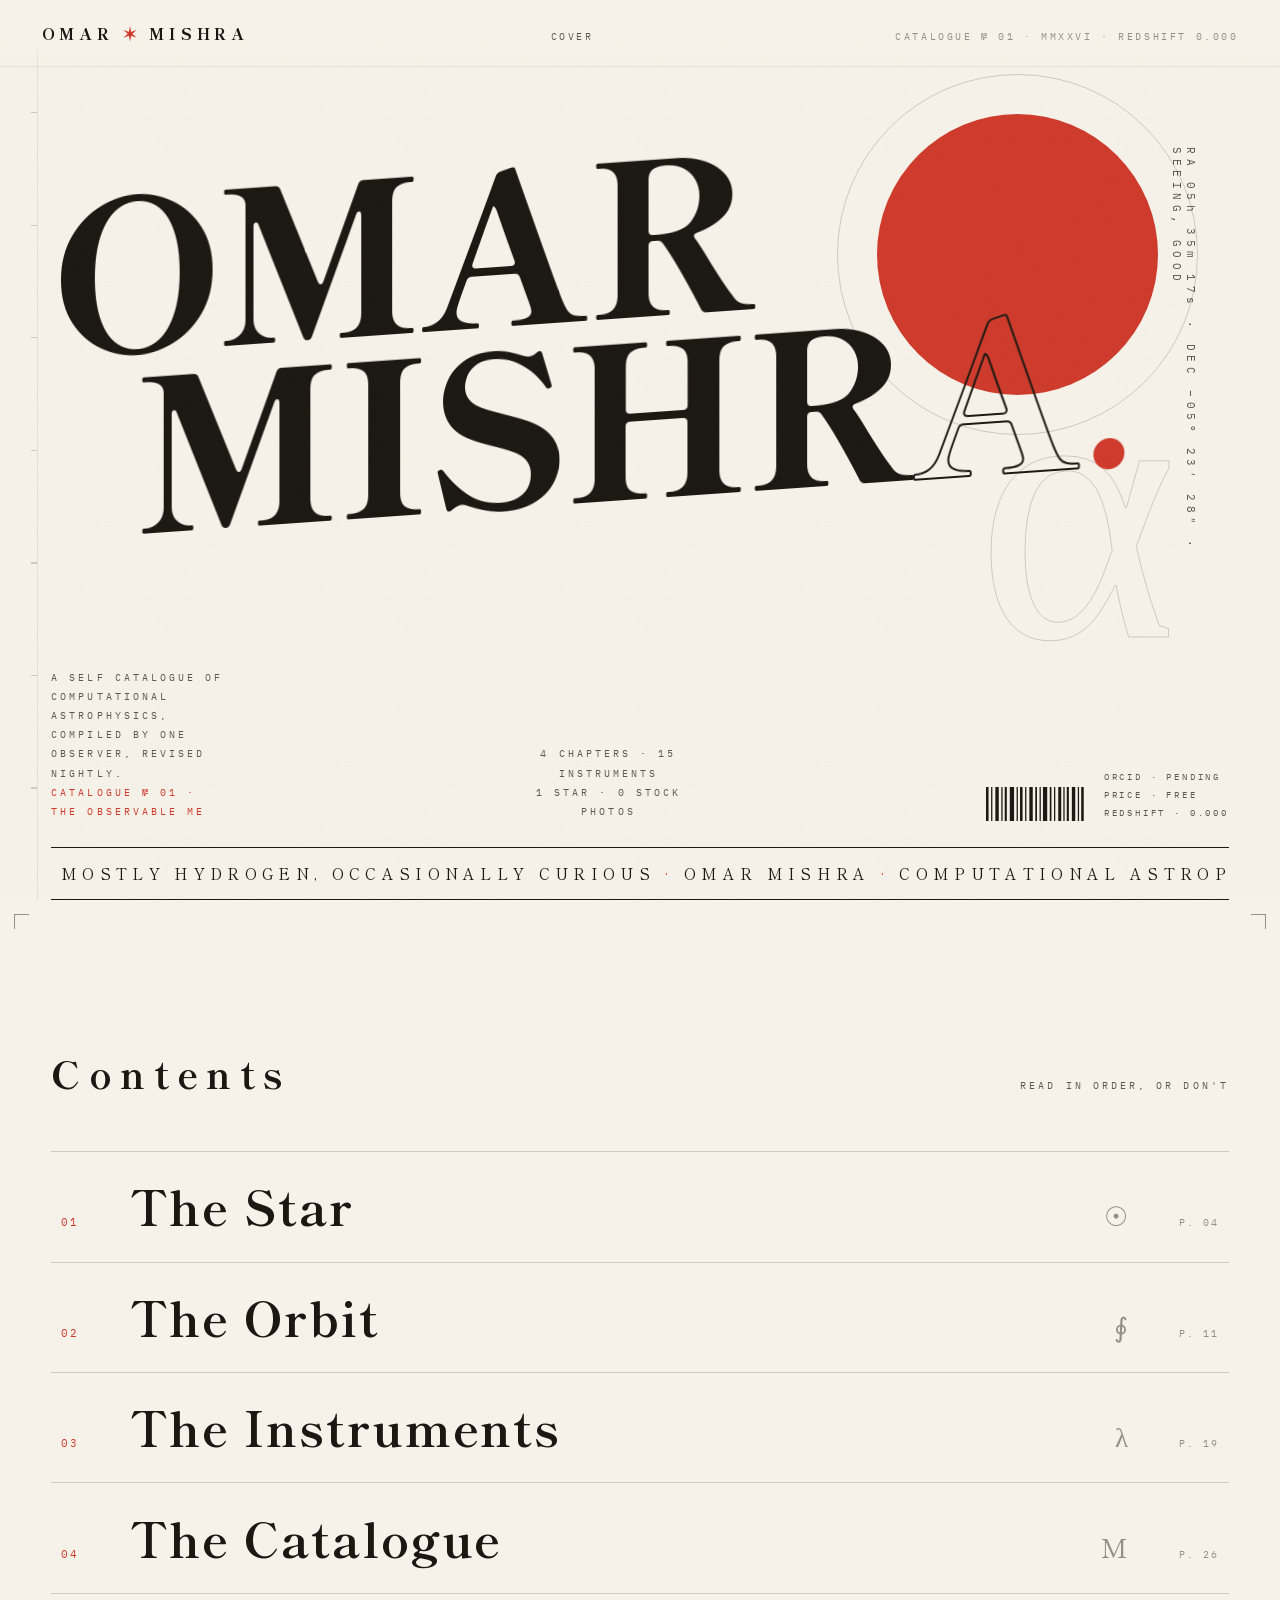
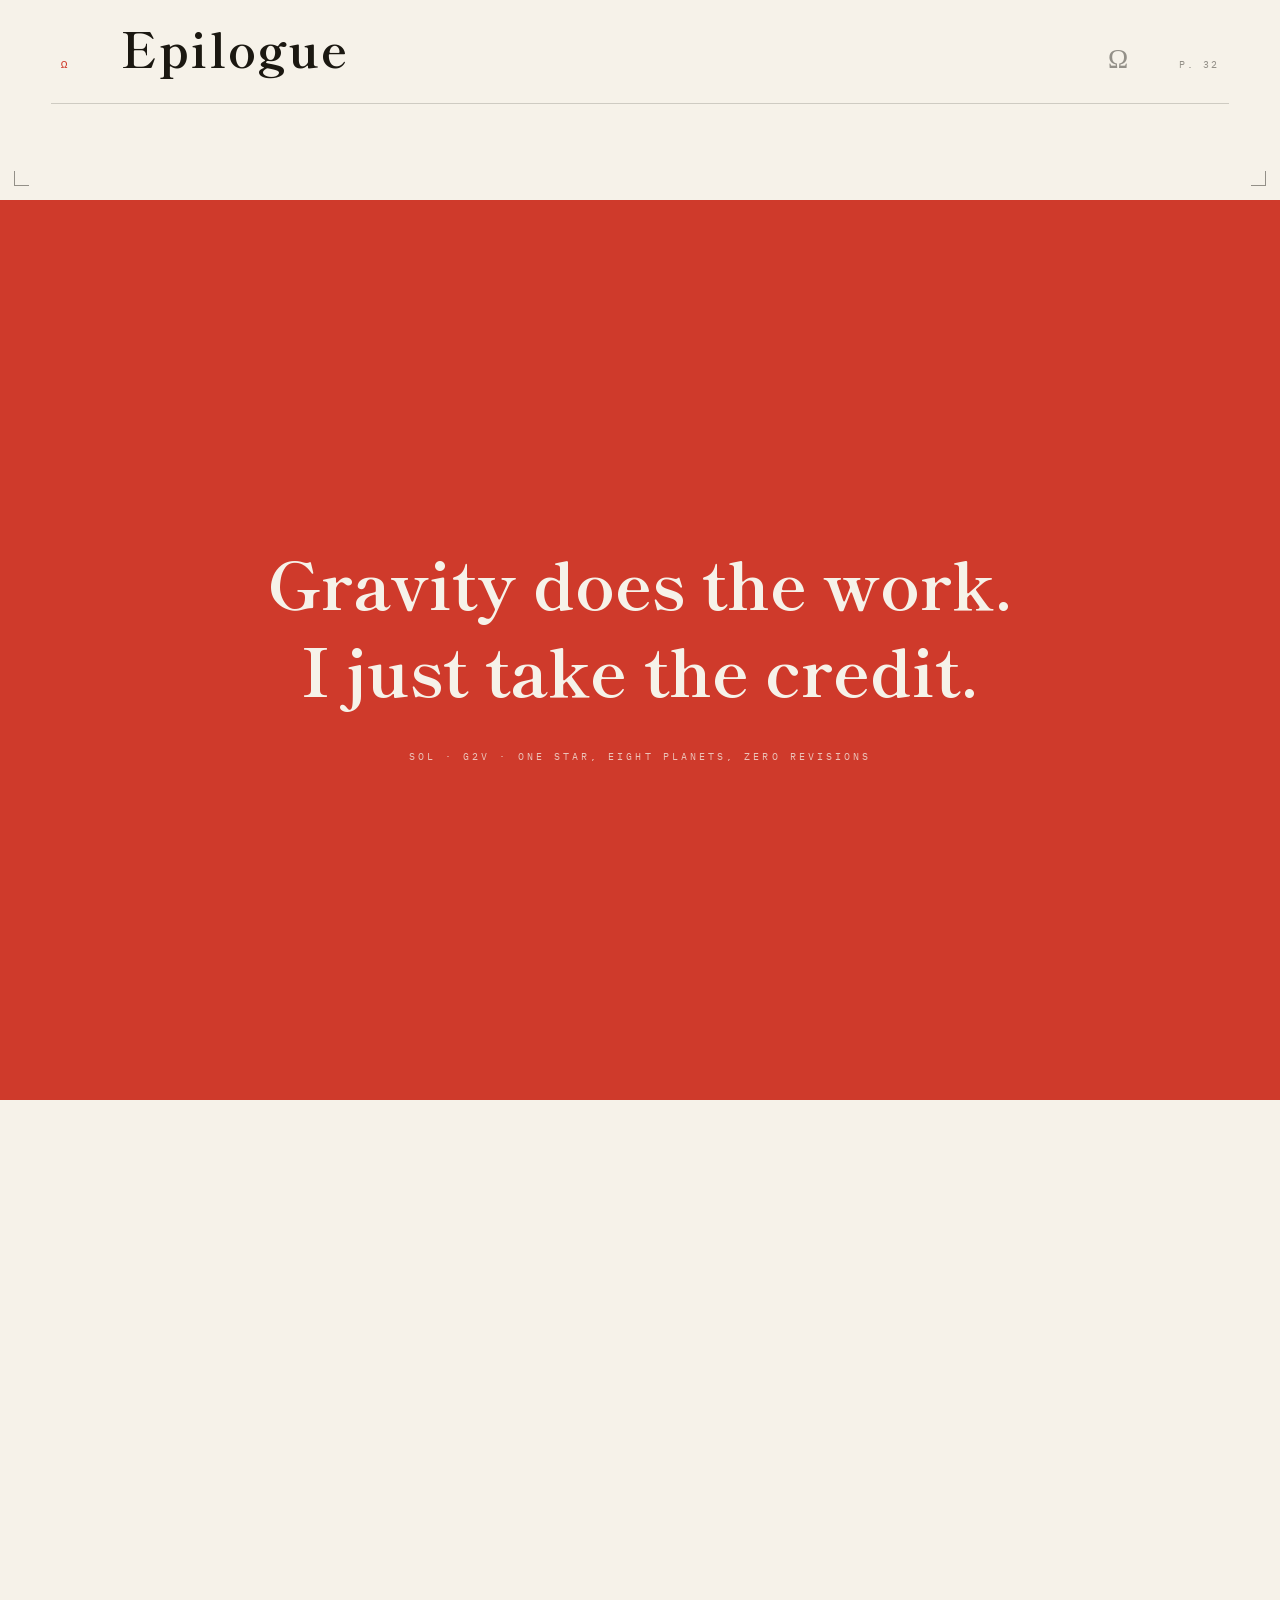
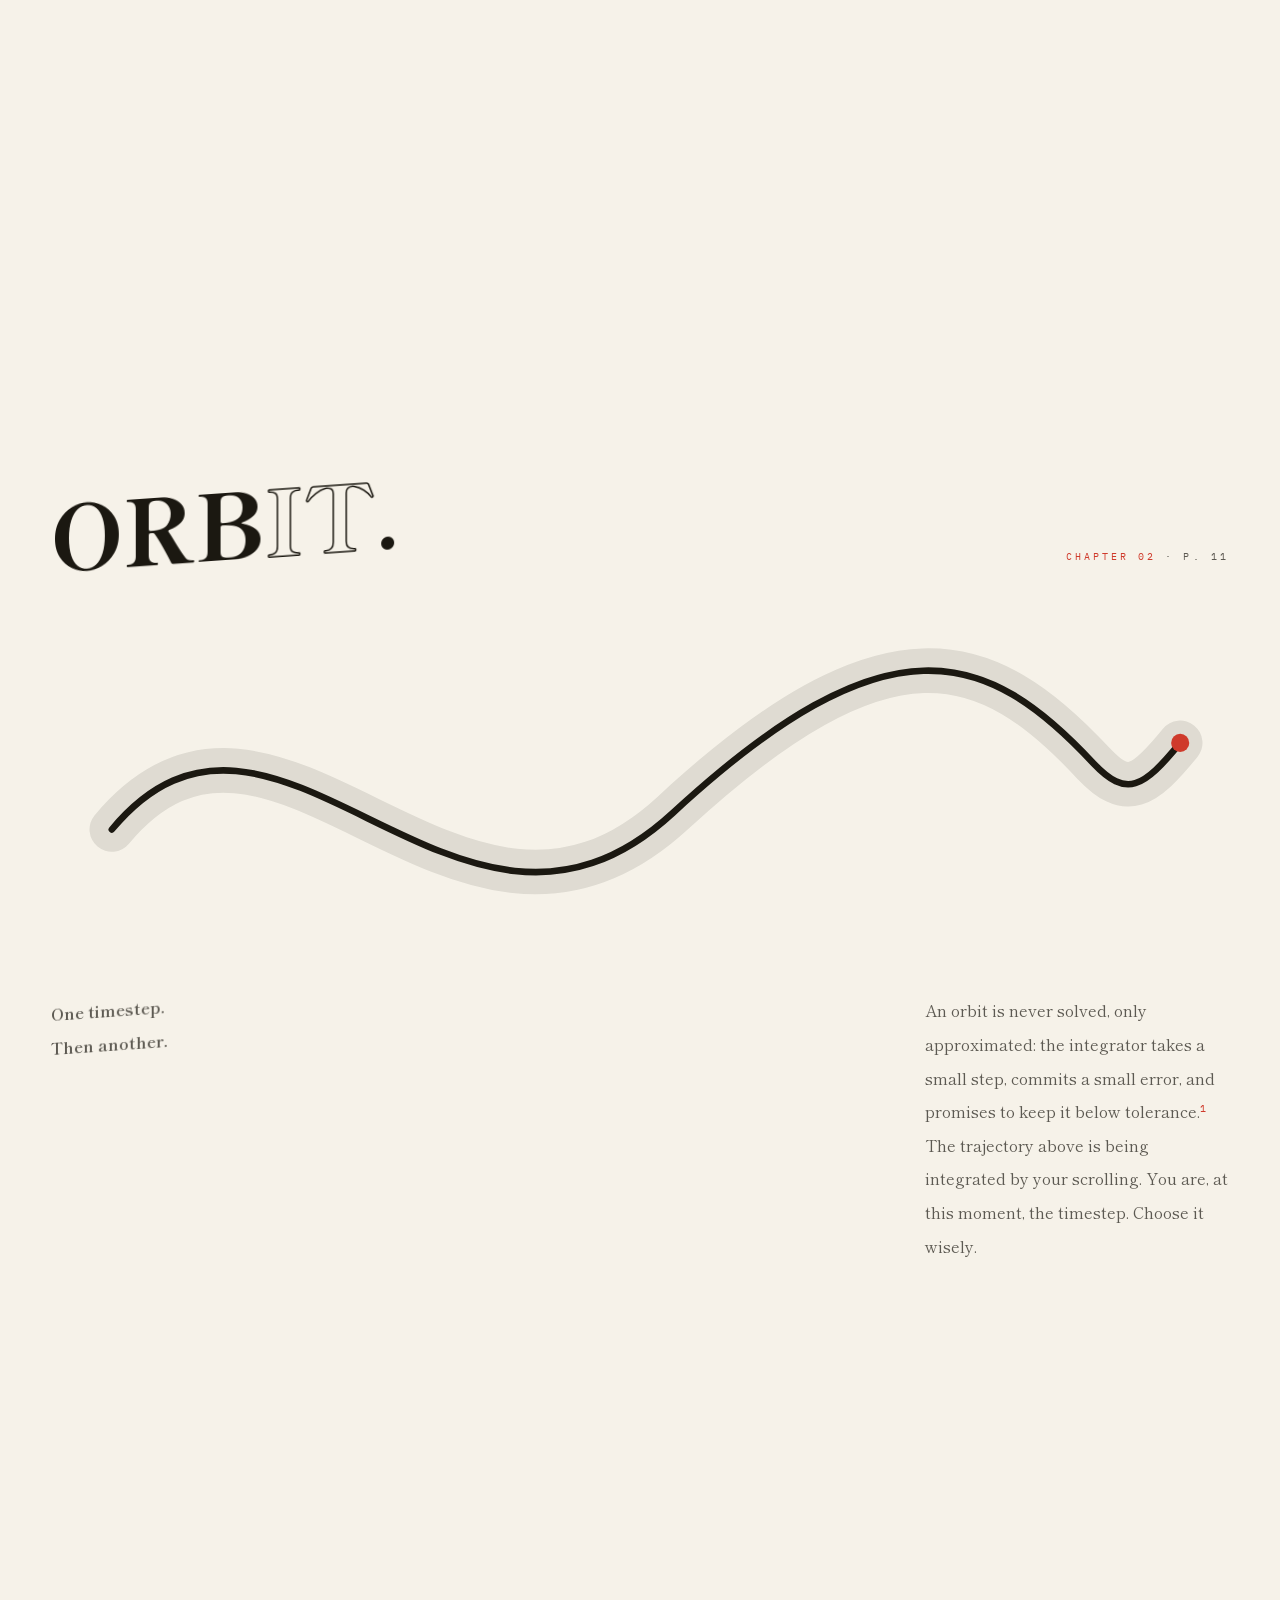
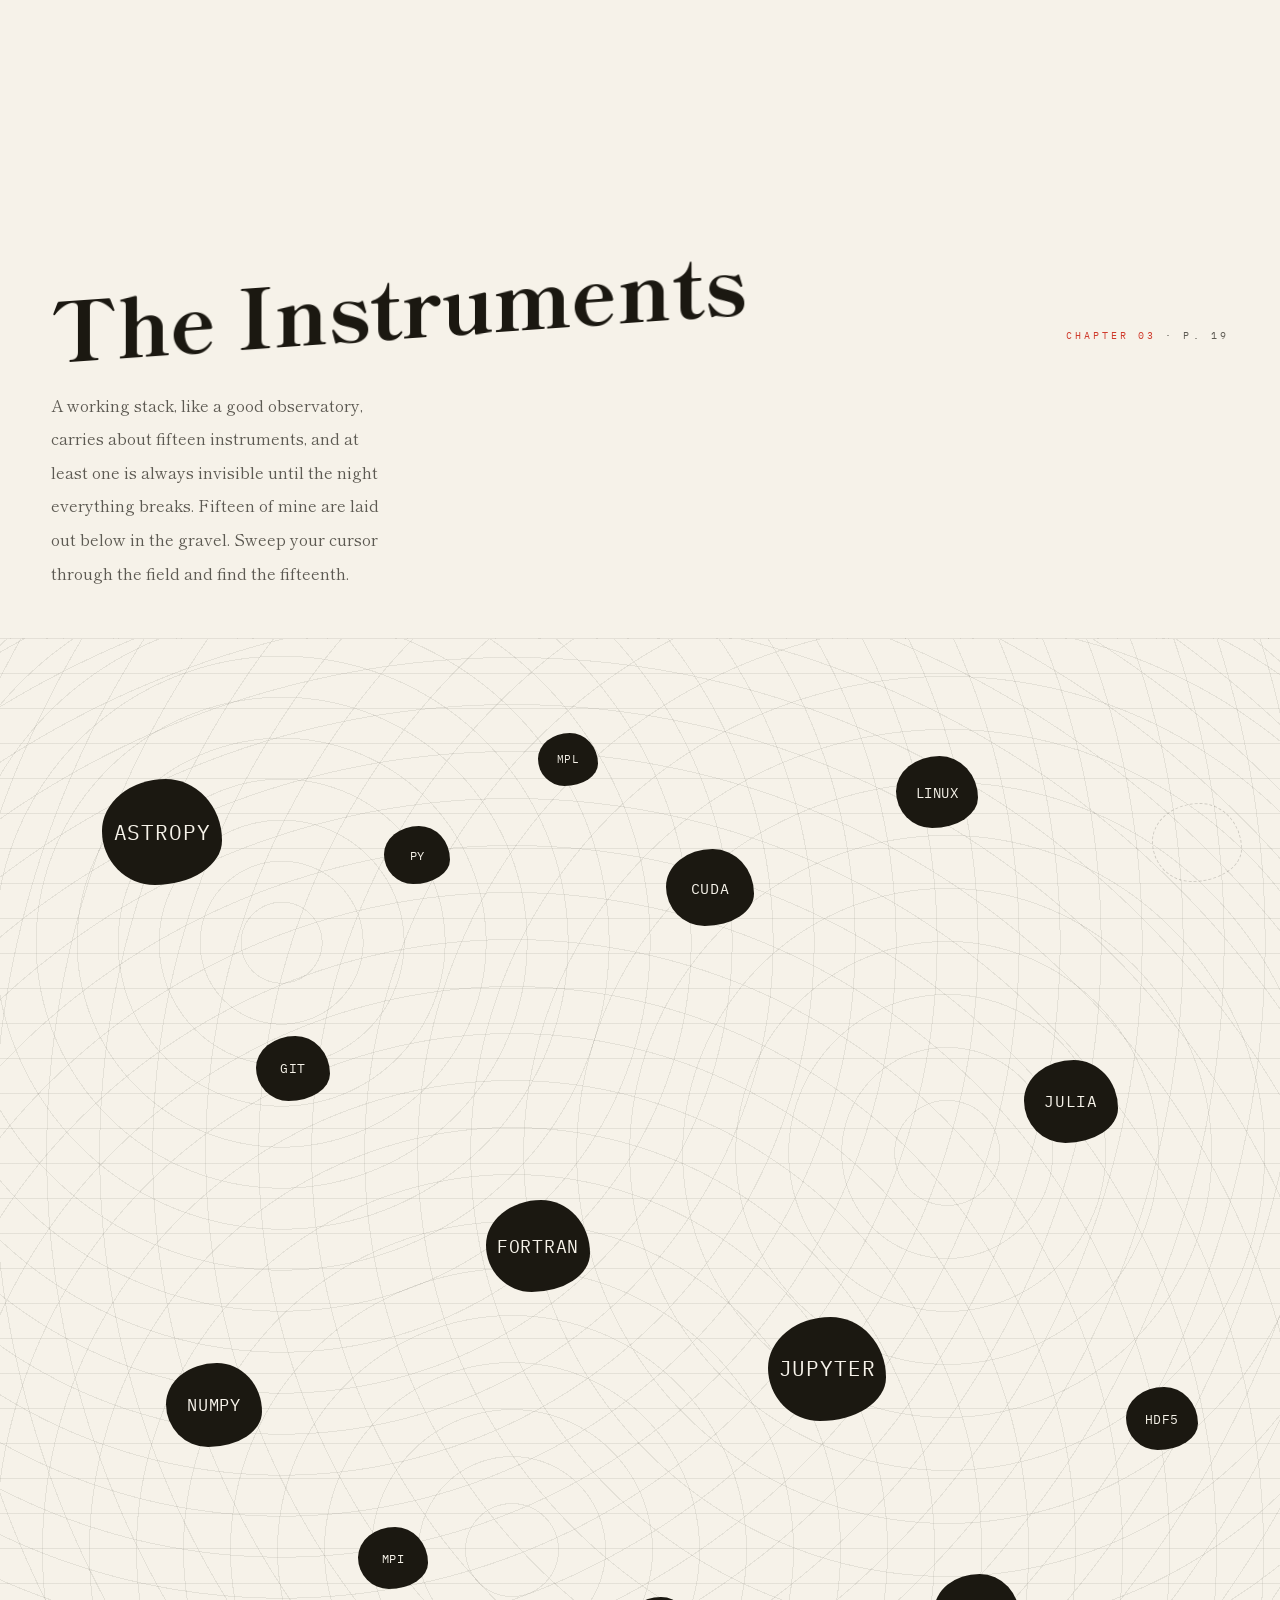
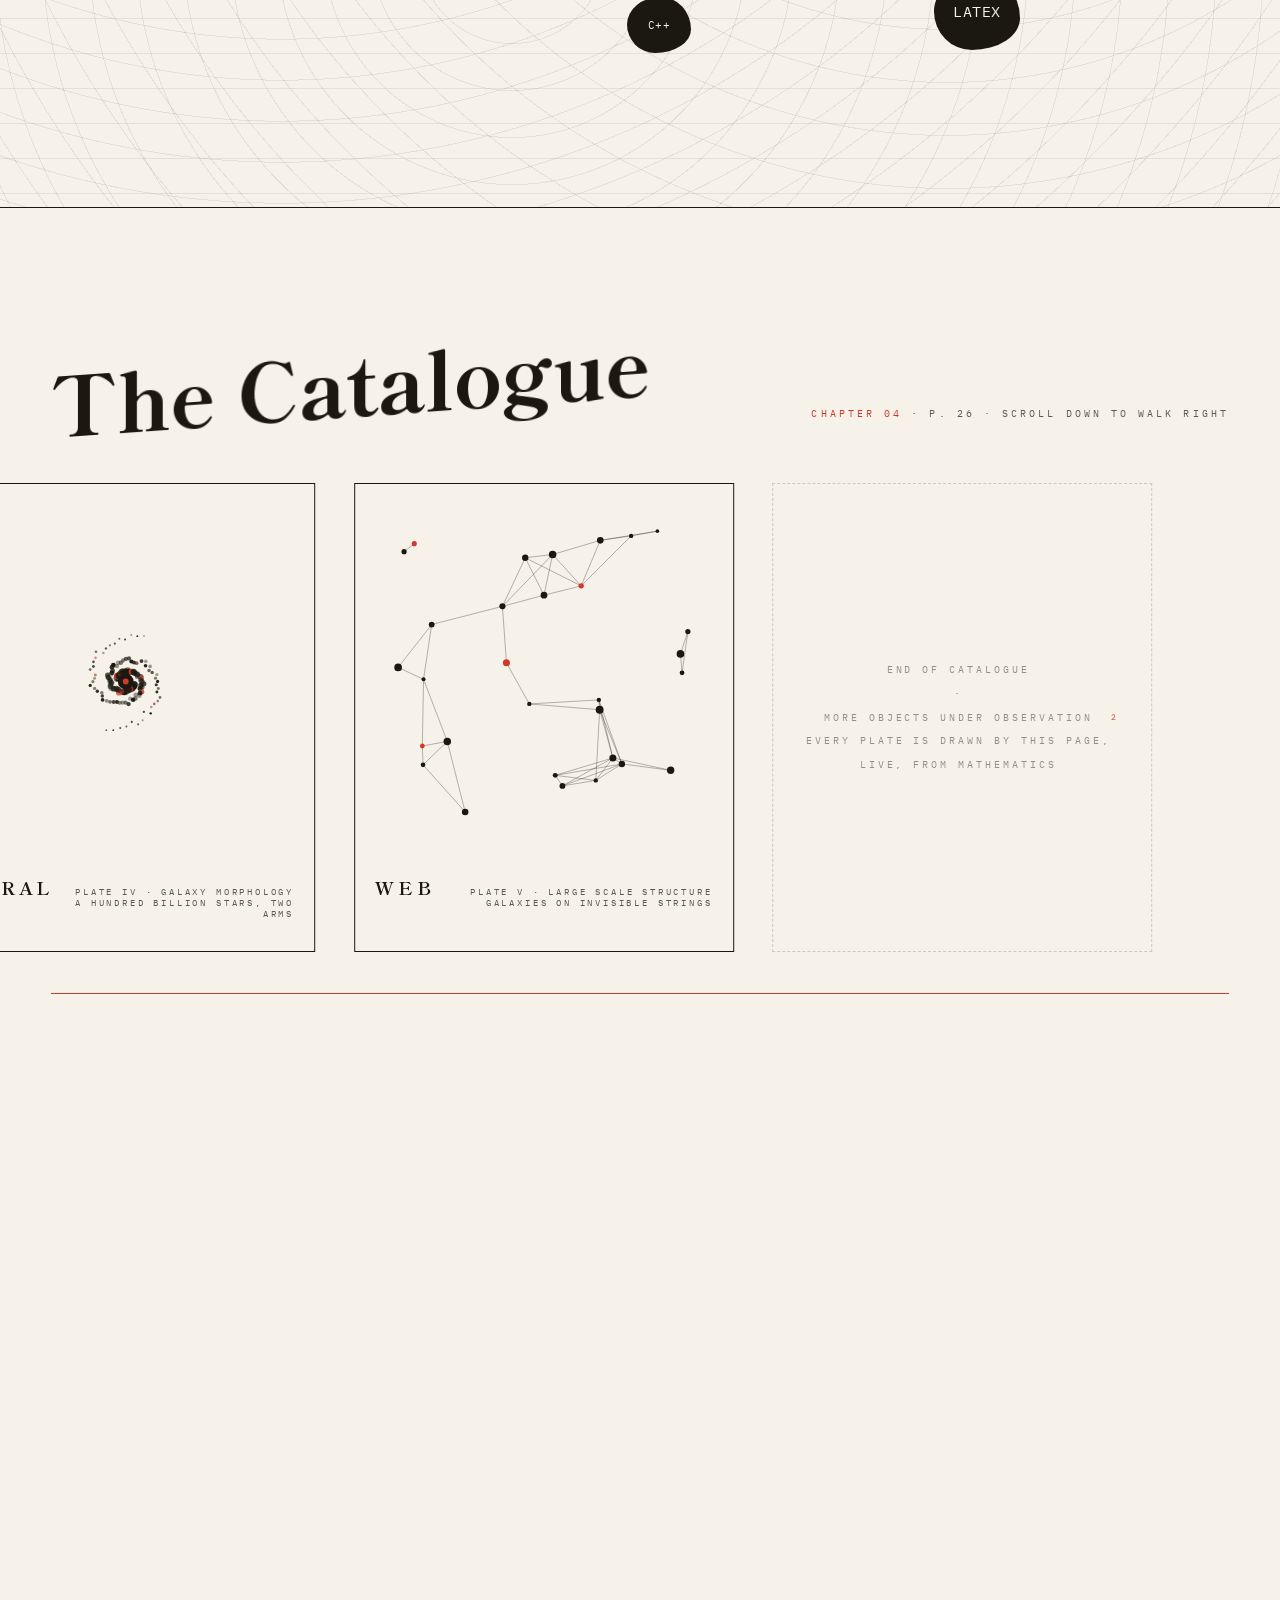
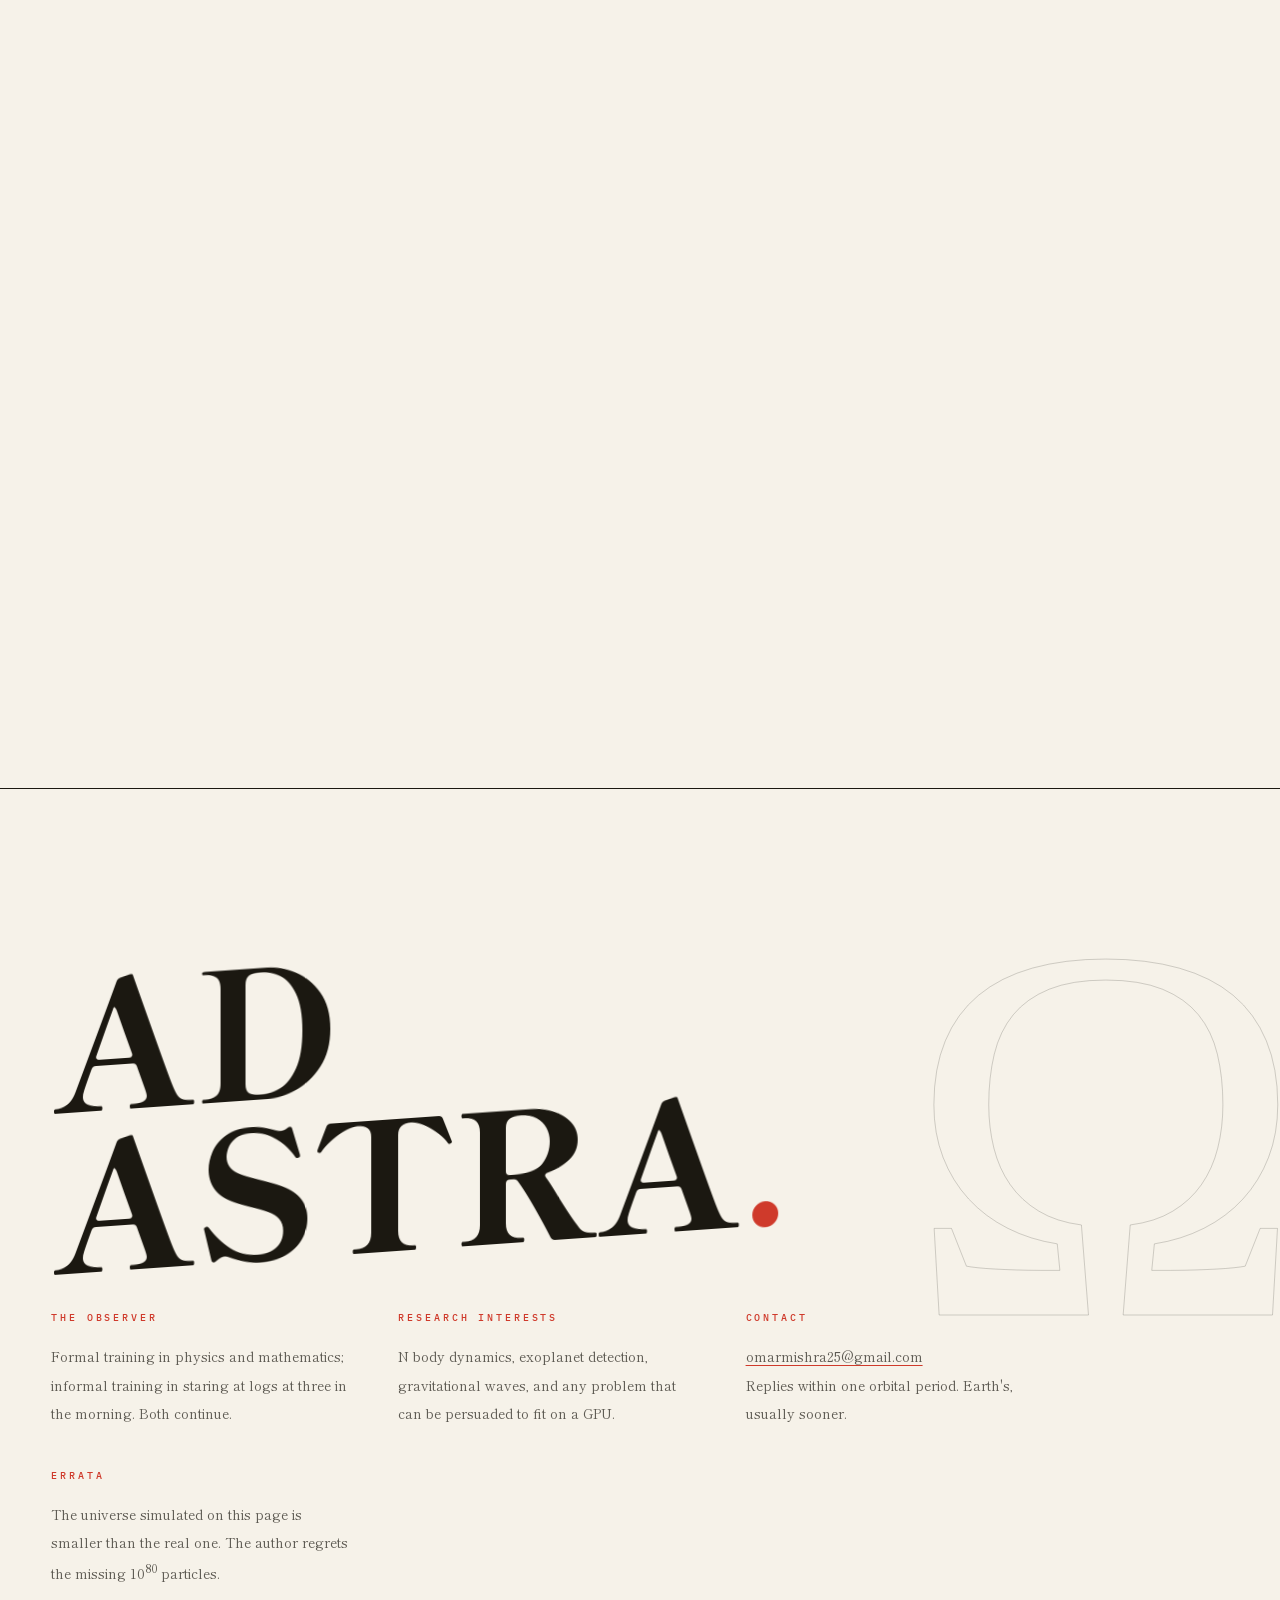
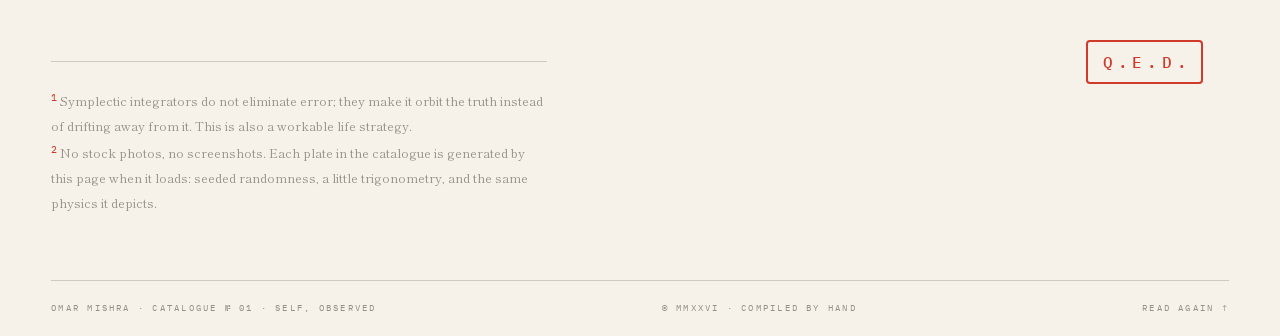
<file: index.html>
<!DOCTYPE html>
<html lang="en">
<head>
<meta charset="UTF-8">
<meta name="viewport" content="width=device-width, initial-scale=1.0">
<title>OMAR MISHRA · Catalogue № 01 · Computational Astrophysics</title>
<meta name="description" content="Omar Mishra. A self catalogue of computational astrophysics: one star, one orbit, fifteen instruments, five plates.">
<link rel="icon" href='data:image/svg+xml,<svg xmlns="http://www.w3.org/2000/svg" viewBox="0 0 100 100"><rect width="100" height="100" fill="%23f6f2e9"/><circle cx="50" cy="50" r="26" fill="%23cf3a2b"/><circle cx="50" cy="50" r="40" fill="none" stroke="%231b1811" stroke-width="2"/></svg>'>
<link rel="preconnect" href="https://fonts.googleapis.com">
<link rel="preconnect" href="https://fonts.gstatic.com" crossorigin>
<link href="https://fonts.googleapis.com/css2?family=Shippori+Mincho+B1:wght@400;500;700;800&family=IBM+Plex+Mono:wght@400;500&display=swap" rel="stylesheet">
<style>
/* ════════════════════════════════════════════════════════════
   OMAR MISHRA · Catalogue № 01
   A self catalogue of computational astrophysics.
   Set in Shippori Mincho B1 & IBM Plex Mono. No images.
   ════════════════════════════════════════════════════════════ */
:root{
  --paper:#f6f2e9;
  --paper-2:#eee8da;
  --ink:#1b1811;
  --ink-70:rgba(27,24,17,.7);
  --ink-45:rgba(27,24,17,.45);
  --ink-18:rgba(27,24,17,.18);
  --ink-08:rgba(27,24,17,.08);
  --red:#cf3a2b;
  --serif:'Shippori Mincho B1','Yu Mincho',serif;
  --mono:'IBM Plex Mono',monospace;
  --ease:cubic-bezier(.16,1,.3,1);
}
*{ margin:0; padding:0; box-sizing:border-box; }
html{ scroll-behavior:smooth; }
body{
  background:var(--paper); color:var(--ink);
  font-family:var(--serif); overflow-x:hidden;
  -webkit-font-smoothing:antialiased;
}
::selection{ background:var(--red); color:var(--paper); }
::-webkit-scrollbar{ width:5px; }
::-webkit-scrollbar-track{ background:var(--paper); }
::-webkit-scrollbar-thumb{ background:var(--ink-18); }
a{ color:inherit; }

/* paper fibre */
.fibre{
  position:fixed; inset:0; z-index:120; pointer-events:none; opacity:.5;
  background-image:url('data:image/svg+xml,<svg xmlns="http://www.w3.org/2000/svg" width="240" height="240"><filter id="f"><feTurbulence type="fractalNoise" baseFrequency="0.65" numOctaves="3" seed="7"/><feColorMatrix values="0 0 0 0 0.55  0 0 0 0 0.52  0 0 0 0 0.45  0 0 0 0.05 0"/></filter><rect width="240" height="240" filter="url(%23f)"/></svg>');
}

/* ─── preloader ─── */
.pre{
  position:fixed; inset:0; z-index:400; background:var(--paper);
  transition:transform 1s var(--ease);
}
.pre.done{ transform:translateY(-101%); }
.pre-count{
  position:absolute; bottom:2rem; left:2rem;
  font-family:var(--mono); font-size:clamp(3.4rem,10vw,7rem); line-height:1;
  letter-spacing:-.04em;
}
.pre-count sup{ font-size:.25em; letter-spacing:.2em; vertical-align:super; color:var(--ink-45); }
.pre-label{
  position:absolute; top:2rem; right:2rem; text-align:right;
  font-family:var(--mono); font-size:.62rem; letter-spacing:.3em; color:var(--ink-70);
}
.pre-dot{
  position:absolute; top:50%; left:50%; transform:translate(-50%,-50%);
  width:10px; height:10px; border-radius:50%; background:var(--red);
  animation:preDot 1.3s var(--ease) infinite alternate;
}
@keyframes preDot{ from{ transform:translate(-50%,-50%) scale(1);} to{ transform:translate(-50%,-50%) scale(3);} }

/* ─── cursor ─── */
.cur{ position:fixed; top:0; left:0; z-index:500; pointer-events:none; }
.cur-dot{ width:7px; height:7px; border-radius:50%; background:var(--red); transform:translate(-50%,-50%); }
.cur-tag{
  position:absolute; left:14px; top:8px; white-space:nowrap;
  font-family:var(--mono); font-size:.58rem; letter-spacing:.22em; text-transform:uppercase;
  color:var(--ink); background:var(--paper); border:1px solid var(--ink-18);
  padding:.28em .7em; opacity:0; transform:translateY(4px);
  transition:opacity .3s, transform .3s var(--ease);
}
.cur.has .cur-tag{ opacity:1; transform:none; }
@media (pointer:coarse){ .cur{ display:none; } }

/* ─── masthead nav ─── */
.mast{
  position:fixed; top:0; left:0; right:0; z-index:200;
  display:flex; justify-content:space-between; align-items:baseline;
  padding:1.3rem clamp(1.2rem,3.5vw,2.6rem);
  font-family:var(--mono); font-size:.62rem; letter-spacing:.26em;
  border-bottom:1px solid var(--ink-08);
  background:linear-gradient(var(--paper) 55%, transparent);
}
.mast-brand{ font-family:var(--serif); font-weight:800; font-size:1rem; letter-spacing:.3em; text-decoration:none; }
.mast-brand i{ font-style:normal; color:var(--red); }
.mast-chap{ text-transform:uppercase; color:var(--ink-70); }
.mast-issue{ text-transform:uppercase; color:var(--ink-45); }
@media (max-width:720px){ .mast-issue{ display:none; } }

/* ─── ruler ─── */
.ruler{
  position:fixed; left:0; top:0; bottom:0; width:2.4rem; z-index:150;
  border-right:1px solid var(--ink-08);
  background:repeating-linear-gradient(to bottom, var(--ink-18) 0 1px, transparent 1px 12.5vh) right/6px 100% no-repeat;
}
.ruler-mark{
  position:absolute; right:0; width:2.4rem; border-top:1px solid var(--red);
  font-family:var(--mono); font-size:.52rem; color:var(--red);
  padding:.3em .2em 0 0; text-align:right; letter-spacing:.1em;
}
@media (max-width:900px){ .ruler{ display:none; } }

/* ─── shared ─── */
.chapter{ position:relative; }
/* crop marks */
.marks::before,.marks::after,
.marks .mk::before,.marks .mk::after{
  content:''; position:absolute; width:14px; height:14px; z-index:5; pointer-events:none;
}
.marks::before{ top:14px; left:14px; border-top:1px solid var(--ink-45); border-left:1px solid var(--ink-45); }
.marks::after{ top:14px; right:14px; border-top:1px solid var(--ink-45); border-right:1px solid var(--ink-45); }
.marks .mk::before{ bottom:14px; left:14px; border-bottom:1px solid var(--ink-45); border-left:1px solid var(--ink-45); }
.marks .mk::after{ bottom:14px; right:14px; border-bottom:1px solid var(--ink-45); border-right:1px solid var(--ink-45); }

.k-label{
  font-family:var(--mono); font-size:.6rem; letter-spacing:.32em; text-transform:uppercase;
  color:var(--ink-70);
}
.k-label b{ color:var(--red); font-weight:400; }

.rv{ opacity:0; transform:translateY(46px); transition:opacity 1.1s var(--ease), transform 1.1s var(--ease); transition-delay:calc(var(--i,0)*110ms); }
.in .rv{ opacity:1; transform:none; }

/* ─── COVER ─── */
.cover{
  min-height:100svh; position:relative; overflow:hidden;
  padding:clamp(4.4rem,9vh,7rem) clamp(1.4rem,4vw,3.4rem) 0;
  display:flex; flex-direction:column;
}
.cover-grid{ flex:1; position:relative; }
.cover-sun{
  position:absolute; right:6%; top:6%;
  width:clamp(120px,22vw,300px); height:clamp(120px,22vw,300px);
  border-radius:50%; background:var(--red); z-index:1;
}
.cover-sun::after{
  content:''; position:absolute; inset:-14%; border-radius:50%;
  border:1px solid var(--ink-18);
}
.cover-title{
  position:relative; z-index:2;
  font-weight:800; text-transform:uppercase; line-height:.86;
  font-size:clamp(4.2rem,16.5vw,15rem); letter-spacing:-.02em;
  margin-top:clamp(1rem,6vh,4rem);
}
.cover-title .l2{ display:block; margin-left:.4em; }
.cover-title .l2 em{ font-style:normal; color:transparent; -webkit-text-stroke:2px var(--ink); }
.cover-title .l2 i{ font-style:normal; color:var(--red); }
.cover-kanji{
  position:absolute; right:clamp(0rem,4vw,4rem); bottom:-6%;
  font-size:clamp(9rem,30vw,26rem); font-weight:400; line-height:1;
  color:transparent; -webkit-text-stroke:1px var(--ink-18);
  user-select:none; pointer-events:none; z-index:0;
}
.cover-notes{
  position:relative; z-index:3;
  display:flex; justify-content:space-between; align-items:flex-end;
  gap:2rem; padding:2.4rem 0 1.6rem; flex-wrap:wrap;
}
.cover-notes .k-label{ max-width:30ch; line-height:2; }
.cover-vertical{
  position:absolute; right:clamp(.6rem,2.4vw,2.2rem); top:12%;
  writing-mode:vertical-rl; z-index:3;
  font-family:var(--mono); font-size:clamp(.58rem,1vw,.68rem); letter-spacing:.42em; color:var(--ink-70);
}
@media (max-width:720px){ .cover-vertical{ display:none; } .cover-sun{ right:2%; top:2%; } }
.barcode{ display:flex; align-items:flex-end; gap:1rem; }
.barcode svg{ height:34px; }
.barcode .k-label{ font-size:.55rem; }

/* marquee */
.mq{
  border-top:1px solid var(--ink); border-bottom:1px solid var(--ink);
  overflow:hidden; padding:.85rem 0; white-space:nowrap; position:relative; z-index:4;
  background:var(--paper);
}
.mq-in{ display:inline-flex; gap:3.2rem; will-change:transform; padding-right:3.2rem;}
.mq span{ font-size:.95rem; letter-spacing:.35em; text-transform:uppercase; }
.mq span i{ font-style:normal; color:var(--red); }

/* ─── TOC ─── */
.toc{ padding:clamp(6rem,16vh,11rem) clamp(1.4rem,4vw,3.4rem) 6rem; }
.toc-head{ display:flex; justify-content:space-between; align-items:baseline; margin-bottom:3.2rem; }
.toc-head h2{ font-weight:700; font-size:clamp(1.5rem,3.4vw,2.4rem); letter-spacing:.22em; }
.toc-row{
  display:grid; grid-template-columns:auto 1fr auto auto; align-items:baseline;
  gap:clamp(1rem,4vw,3.4rem);
  border-top:1px solid var(--ink-18); padding:1.7rem .6rem;
  text-decoration:none; position:relative; overflow:hidden;
  transition:background .5s var(--ease), color .5s var(--ease), padding-left .5s var(--ease);
}
.toc-row:last-of-type{ border-bottom:1px solid var(--ink-18); }
.toc-row:hover{ background:var(--ink); color:var(--paper); padding-left:1.6rem; }
.toc-num{ font-family:var(--mono); font-size:.7rem; letter-spacing:.2em; color:var(--red); }
.toc-title{ font-weight:700; font-size:clamp(1.5rem,4.2vw,3rem); letter-spacing:.04em; line-height:1.1; }
.toc-jp{ font-size:clamp(1.1rem,2.4vw,1.7rem); color:var(--ink-45); transition:color .5s; }
.toc-row:hover .toc-jp{ color:var(--red); }
.toc-pg{ font-family:var(--mono); font-size:.62rem; letter-spacing:.2em; color:var(--ink-45); transition:color .5s; }
.toc-row:hover .toc-pg{ color:var(--paper); }
@media (max-width:640px){ .toc-row{ grid-template-columns:auto 1fr auto; } .toc-pg{ display:none; } }

/* ─── CH 01 · THE STAR ─── */
.sun{ height:380vh; }
.sun-sticky{
  position:sticky; top:0; height:100svh; overflow:hidden;
  display:flex; align-items:center; justify-content:center;
}
.sun-copy{
  position:absolute; top:50%; left:clamp(3rem,8vw,7rem); transform:translateY(-50%);
  max-width:30rem; z-index:2;
}
.sun-copy h3{ font-weight:800; font-size:clamp(2.4rem,6vw,4.6rem); line-height:1.05; margin:1.3rem 0 1.6rem; }
.sun-copy p{ font-size:clamp(.92rem,1.5vw,1.05rem); line-height:2.1; color:var(--ink-70); max-width:36ch; }
.sun-circle{
  width:14vmin; height:14vmin; border-radius:50%; background:var(--red);
  will-change:transform; z-index:1;
}
.sun-quote{
  position:absolute; inset:0; z-index:3; display:flex; flex-direction:column;
  align-items:center; justify-content:center; text-align:center;
  color:var(--paper); opacity:0; padding:0 1.4rem;
}
.sun-quote blockquote{
  font-weight:700; font-size:clamp(1.9rem,5.4vw,4.2rem); line-height:1.3; max-width:18ch;
}
.sun-quote .k-label{ color:rgba(246,242,233,.75); margin-top:2.4rem; }
.sun-pg{ position:absolute; bottom:1.6rem; right:clamp(1.4rem,4vw,3.4rem); z-index:2; }

/* ─── CH 02 · THE ORBIT ─── */
.ink-ch{ height:320vh; }
.ink-sticky{
  position:sticky; top:0; height:100svh; overflow:hidden;
  display:flex; flex-direction:column; justify-content:center;
  padding:0 clamp(1.4rem,4vw,3.4rem);
}
.ink-head{ display:flex; justify-content:space-between; align-items:baseline; }
.ink-title{ font-weight:800; font-size:clamp(2.4rem,7vw,5.6rem); line-height:1; }
.ink-title i{ font-style:normal; color:transparent; -webkit-text-stroke:1.5px var(--ink); }
.ink-svg{ width:100%; height:clamp(200px,44vh,460px); margin:1rem 0; overflow:visible; }
.ink-svg path{ fill:none; stroke:var(--ink); stroke-linecap:round; }
.ink-svg .body{ fill:var(--red); }
.ink-foot{ display:flex; justify-content:space-between; align-items:flex-start; gap:2.4rem; flex-wrap:wrap; }
.ink-foot p{
  max-width:38ch; font-size:clamp(.88rem,1.4vw,1rem); line-height:2.1; color:var(--ink-70);
}
.ink-foot p sup{ font-family:var(--mono); font-size:.6em; color:var(--red); }
.ink-big{
  font-weight:700; font-size:clamp(1.3rem,3vw,2.2rem); line-height:1.5; max-width:22ch;
}

/* ─── CH 03 · THE INSTRUMENTS ─── */
.garden{ padding:clamp(6rem,16vh,10rem) 0 0; }
.garden-head{ padding:0 clamp(1.4rem,4vw,3.4rem); display:flex; justify-content:space-between; align-items:baseline; flex-wrap:wrap; gap:1rem; }
.garden-head h3{ font-weight:800; font-size:clamp(2.2rem,6.4vw,5.2rem); }
.garden-cap{
  padding:1.6rem clamp(1.4rem,4vw,3.4rem) 0; max-width:56ch;
  font-size:clamp(.88rem,1.4vw,1rem); line-height:2.1; color:var(--ink-70);
}
.garden-cap sup{ font-family:var(--mono); font-size:.6em; color:var(--red); }
.karesansui{
  position:relative; height:130vh; margin-top:3rem;
  border-top:1px solid var(--ink-08); border-bottom:1px solid var(--ink);
  background:
    repeating-radial-gradient(circle at 22% 26%, transparent 0 40px, var(--ink-08) 40px 41px),
    repeating-radial-gradient(circle at 74% 44%, transparent 0 52px, var(--ink-08) 52px 53px),
    repeating-radial-gradient(circle at 40% 78%, transparent 0 46px, var(--ink-08) 46px 47px),
    repeating-linear-gradient(to bottom, transparent 0 34px, var(--ink-08) 34px 35px);
}
.stone{
  position:absolute; display:flex; align-items:center; justify-content:center;
  background:var(--ink); color:var(--paper);
  font-family:var(--mono); letter-spacing:.04em;
  font-size:calc(var(--s,90) * .175px);
  width:calc(var(--s,90)*1px); height:calc(var(--s,90)*.88px);
  border-radius:53% 47% 56% 44% / 49% 58% 42% 51%;
  cursor:pointer; will-change:transform;
  transition:border-radius .6s var(--ease), background .4s;
}
.stone:hover{ border-radius:50%; background:var(--red); }
.stone .tip{
  position:absolute; bottom:calc(100% + 10px); left:50%; transform:translate(-50%,6px);
  font-family:var(--mono); font-size:.58rem; letter-spacing:.24em; text-transform:uppercase;
  color:var(--ink); background:var(--paper); border:1px solid var(--ink);
  padding:.4em .9em; white-space:nowrap; opacity:0; pointer-events:none;
  transition:opacity .35s, transform .35s var(--ease); z-index:6;
}
.stone:hover .tip{ opacity:1; transform:translate(-50%,0); }
.stone.ghost{ background:transparent; color:transparent; border:1px dashed var(--ink-18); }
.stone.ghost:hover{ background:var(--red); color:var(--paper); border-color:var(--red); }
/* fifteen instruments, scattered */
.stone:nth-of-type(1){ --s:120; left:8%;  top:12%; }
.stone:nth-of-type(2){ --s:74;  left:20%; top:34%; }
.stone:nth-of-type(3){ --s:96;  left:13%; top:62%; }
.stone:nth-of-type(4){ --s:66;  left:30%; top:16%; }
.stone:nth-of-type(5){ --s:104; left:38%; top:48%; }
.stone:nth-of-type(6){ --s:70;  left:28%; top:76%; }
.stone:nth-of-type(7){ --s:88;  left:52%; top:18%; }
.stone:nth-of-type(8){ --s:118; left:60%; top:58%; }
.stone:nth-of-type(9){ --s:64;  left:49%; top:82%; }
.stone:nth-of-type(10){ --s:82; left:70%; top:10%; }
.stone:nth-of-type(11){ --s:94; left:80%; top:36%; }
.stone:nth-of-type(12){ --s:72; left:88%; top:64%; }
.stone:nth-of-type(13){ --s:86; left:73%; top:80%; }
.stone:nth-of-type(14){ --s:60; left:42%; top:8%;  }
.stone:nth-of-type(15){ --s:90; left:90%; top:14%; }
@media (max-width:760px){
  .karesansui{ height:auto; padding:3rem 1.4rem; display:flex; flex-wrap:wrap; gap:1.2rem; align-items:center; justify-content:center; }
  .stone{ position:static; }
}

/* ─── CH 04 · THE CATALOGUE ─── */
.pattern{ height:420vh; }
.pattern-sticky{
  position:sticky; top:0; height:100svh; overflow:hidden;
  display:flex; flex-direction:column; justify-content:center;
}
.pattern-head{ padding:0 clamp(1.4rem,4vw,3.4rem) 2.6rem; display:flex; justify-content:space-between; align-items:baseline; flex-wrap:wrap; gap:1rem; }
.pattern-head h3{ font-weight:800; font-size:clamp(2.2rem,6.4vw,5.2rem); }
.plates{ display:flex; gap:clamp(1.4rem,3vw,3rem); padding:0 clamp(1.4rem,4vw,3.4rem); width:max-content; will-change:transform; }
.plate{
  width:clamp(240px,30vw,380px); flex-shrink:0;
  border:1px solid var(--ink); background:var(--paper);
  padding:clamp(.9rem,1.6vw,1.4rem);
}
.plate svg{ display:block; width:100%; aspect-ratio:1/1.05; }
.plate-cap{
  display:flex; justify-content:space-between; align-items:baseline;
  padding-top:1rem; gap:.8rem;
}
.plate-cap .jp{ font-weight:700; font-size:1.15rem; letter-spacing:.2em; }
.plate-cap .k-label{ font-size:.55rem; text-align:right; }
.plate-end{
  width:clamp(240px,30vw,380px); flex-shrink:0; display:flex; align-items:center; justify-content:center;
  border:1px dashed var(--ink-18);
  font-family:var(--mono); font-size:.62rem; letter-spacing:.3em; text-transform:uppercase; color:var(--ink-45);
  text-align:center; line-height:2.4; padding:1rem;
}
.plate-end sup{ color:var(--red); }
.pattern-bar{ margin:2.6rem clamp(1.4rem,4vw,3.4rem) 0; height:1px; background:var(--ink-18); position:relative; }
.pattern-bar i{ position:absolute; inset:0; background:var(--red); transform-origin:left; transform:scaleX(0); }

/* ─── EPILOGUE ─── */
.colo{
  min-height:100svh; display:flex; flex-direction:column;
  padding:clamp(6rem,14vh,9rem) clamp(1.4rem,4vw,3.4rem) 1.4rem;
  border-top:1px solid var(--ink);
  position:relative; overflow:hidden;
}
.colo-kanji{
  position:absolute; right:-2%; top:2%;
  font-size:clamp(14rem,42vw,38rem); line-height:1; font-weight:400;
  color:transparent; -webkit-text-stroke:1px var(--ink-18);
  user-select:none; pointer-events:none;
}
.colo h3{
  font-weight:800; text-transform:uppercase; line-height:.9;
  font-size:clamp(3.4rem,14vw,12rem); letter-spacing:-.01em; position:relative; z-index:2;
}
.colo h3 em{ font-style:normal; color:var(--red); }
.colo-grid{
  position:relative; z-index:2;
  display:grid; grid-template-columns:repeat(auto-fit,minmax(230px,1fr));
  gap:2.6rem; margin:4.6rem 0; max-width:1000px;
}
.colo-grid h4{ font-family:var(--mono); font-weight:500; font-size:.6rem; letter-spacing:.3em; text-transform:uppercase; color:var(--red); margin-bottom:1.1rem; }
.colo-grid p{ font-size:.85rem; line-height:2.1; color:var(--ink-70); overflow-wrap:break-word; }
.colo-grid a{ text-decoration-color:var(--red); text-underline-offset:3px; }
.footnotes{
  position:relative; z-index:2; max-width:62ch;
  border-top:1px solid var(--ink-18); padding-top:1.6rem; margin-bottom:4rem;
}
.footnotes p{ font-size:.78rem; line-height:2; color:var(--ink-45); }
.footnotes sup{ font-family:var(--mono); color:var(--red); }
.stamp{
  position:absolute; right:clamp(1.4rem,6vw,5rem); bottom:22%;
  border:2px solid var(--red); color:var(--red); border-radius:4px;
  font-family:var(--mono); font-weight:500; font-size:1rem; letter-spacing:.3em; padding:.6em .6em .6em .9em;
  transform:rotate(-8deg); opacity:.85; z-index:2;
}
.colo-bottom{
  margin-top:auto; display:flex; justify-content:space-between; gap:1rem; flex-wrap:wrap;
  border-top:1px solid var(--ink-18); padding-top:1.2rem;
  font-family:var(--mono); font-size:.58rem; letter-spacing:.24em; text-transform:uppercase; color:var(--ink-45);
}
.colo-bottom a{ text-decoration:none; }
.colo-bottom a:hover{ color:var(--red); }

.lean{ will-change:transform; }

@media (max-width: 768px) {
  body {
    overflow-x: hidden;
    width: 100%;
  }

  /* cover adjustments */
  .cover {
    padding: clamp(4.4rem, 8vh, 6rem) clamp(1rem, 4vw, 2rem) 0;
  }
  .cover-sun {
    right: 2%;
    top: 2%;
  }
  .cover-title {
    font-size: clamp(3.2rem, 14vw, 8rem);
    margin-top: clamp(2rem, 5vh, 3.5rem);
  }
  .cover-kanji {
    font-size: clamp(8rem, 25vw, 18rem);
    bottom: -2%;
  }
  .cover-notes {
    padding: 1.8rem 0 1.2rem;
    gap: 1.2rem;
  }
  .cover-notes .k-label {
    max-width: 100%;
    text-align: left !important;
  }
  .barcode {
    width: 100%;
    justify-content: space-between;
  }

  /* toc adjustments */
  .toc {
    padding: clamp(4rem, 10vh, 7rem) clamp(1rem, 4vw, 2rem) 4rem;
  }
  .toc-head {
    margin-bottom: 2rem;
  }
  .toc-row {
    padding: 1.4rem 0.4rem;
    gap: 1.2rem;
  }
  .toc-title {
    font-size: clamp(1.2rem, 4vw, 2rem);
  }
  .toc-jp {
    font-size: clamp(1rem, 2.5vw, 1.4rem);
  }

  /* ch 01 (sun) adjustments */
  .sun-copy {
    left: clamp(1rem, 5vw, 2rem);
    right: clamp(1rem, 5vw, 2rem);
    max-width: 100%;
  }
  .sun-copy h3 {
    font-size: clamp(2rem, 5.5vw, 3.6rem);
    margin: 1rem 0 1.2rem;
  }
  .sun-copy p {
    font-size: clamp(0.88rem, 1.4vw, 1rem);
    line-height: 1.8;
  }
  .sun-quote blockquote {
    font-size: clamp(1.6rem, 5vw, 3.2rem);
  }

  /* ch 02 (ink) adjustments */
  .ink-sticky {
    padding: 0 clamp(1rem, 4vw, 2rem);
  }
  .ink-title {
    font-size: clamp(2rem, 6vw, 4.2rem);
  }
  .ink-svg {
    height: clamp(160px, 35vh, 320px);
    margin: 0.6rem 0;
  }
  .ink-foot {
    gap: 1.2rem;
  }
  .ink-big {
    font-size: clamp(1.1rem, 2.8vw, 1.6rem);
    line-height: 1.4;
    max-width: 100%;
  }
  .ink-foot p {
    font-size: clamp(0.82rem, 1.3vw, 0.92rem);
    line-height: 1.8;
    max-width: 100%;
  }

  /* ch 03 (instruments/garden) adjustments */
  .garden {
    padding: clamp(4rem, 10vh, 7rem) 0 0;
  }
  .garden-head {
    padding: 0 clamp(1rem, 4vw, 2rem);
  }
  .garden-head h3 {
    font-size: clamp(2rem, 6vw, 4.2rem);
  }
  .garden-cap {
    padding: 1.2rem clamp(1rem, 4vw, 2rem) 0;
    font-size: clamp(0.82rem, 1.3vw, 0.92rem);
    line-height: 1.8;
  }

  /* ch 04 (catalogue/pattern) adjustments */
  .pattern-head {
    padding: 0 clamp(1rem, 4vw, 2rem) 1.8rem;
  }
  .pattern-head h3 {
    font-size: clamp(2rem, 6vw, 4.2rem);
  }
  .plates {
    padding: 0 clamp(1rem, 4vw, 2rem);
    gap: 1.5rem;
  }
  .plate {
    width: 220px;
    padding: 0.8rem;
  }
  .plate-cap {
    padding-top: 0.8rem;
  }
  .plate-cap .jp {
    font-size: 1rem;
  }
  .plate-end {
    width: 220px;
    font-size: 0.58rem;
    line-height: 2.2;
    padding: 0.8rem;
  }
  .pattern-bar {
    margin: 1.8rem clamp(1rem, 4vw, 2rem) 0;
  }

  /* epilogue/colophon adjustments */
  .colo {
    padding: clamp(4rem, 10vh, 7rem) clamp(1rem, 4vw, 2rem) 1.4rem;
  }
  .colo-kanji {
    font-size: clamp(10rem, 35vw, 24rem);
  }
  .colo h3 {
    font-size: clamp(2.8rem, 10vw, 8rem);
  }
  .colo-grid {
    margin: 2.5rem 0;
    gap: 1.8rem;
  }
  .colo-grid h4 {
    margin-bottom: 0.6rem;
  }
  .colo-grid p {
    font-size: 0.8rem;
    line-height: 1.8;
  }
  .footnotes {
    margin-bottom: 2.5rem;
    padding-top: 1.2rem;
  }
  .footnotes p {
    font-size: 0.72rem;
    line-height: 1.8;
  }
  .stamp {
    position: relative;
    bottom: auto;
    right: auto;
    display: inline-block;
    margin: 1.5rem 0;
    transform: rotate(-4deg);
    font-size: 0.85rem;
    padding: 0.5em 0.5em 0.5em 0.8em;
  }
  .colo-bottom {
    padding-top: 1rem;
    font-size: 0.52rem;
    gap: 0.6rem;
  }
}

@media (prefers-reduced-motion:reduce){
  *,*::before,*::after{ animation-duration:.01ms !important; transition-duration:.01ms !important; }
  .rv{ opacity:1 !important; transform:none !important; }
}
</style>
</head>
<body>

<div class="pre" id="pre">
  <div class="pre-label">OMAR MISHRA<br>CATALOGUE № 01<br>COMPUTATIONAL ASTROPHYSICS</div>
  <div class="pre-dot"></div>
  <div class="pre-count"><span id="preNum">000</span><sup>%</sup></div>
</div>

<div class="fibre"></div>

<div class="cur" id="cur">
  <div class="cur-dot"></div>
  <div class="cur-tag" id="curTag"></div>
</div>

<header class="mast">
  <a class="mast-brand" href="#top">OMAR <i>✶</i> MISHRA</a>
  <span class="mast-chap" id="chapNow">COVER</span>
  <span class="mast-issue">CATALOGUE № 01 · MMXXVI · REDSHIFT 0.000</span>
</header>

<div class="ruler">
  <div class="ruler-mark" id="rulerMark">00</div>
</div>

<main id="top">

  <!-- ══════════ COVER ══════════ -->
  <section class="cover chapter" data-chap="COVER">
    <div class="cover-grid">
      <div class="cover-sun" id="coverSun"></div>
      <span class="cover-kanji" aria-hidden="true">α</span>
      <h1 class="cover-title lean" id="coverTitle">
        <span class="l1">OMAR</span>
        <span class="l2">MISHR<em>A</em><i>.</i></span>
      </h1>
      <span class="cover-vertical">RA 05h 35m 17s · DEC −05° 23′ 28″ · SEEING, GOOD</span>
    </div>
    <div class="cover-notes">
      <p class="k-label">A self catalogue of computational astrophysics,<br>
      compiled by one observer, revised nightly.<br>
      <b>Catalogue № 01 · The Observable Me</b></p>
      <p class="k-label" style="text-align:center">4 CHAPTERS · 15 INSTRUMENTS<br>1 STAR · 0 STOCK PHOTOS</p>
      <div class="barcode">
        <svg viewBox="0 0 120 40" aria-hidden="true" preserveAspectRatio="none">
          <g fill="#1b1811">
            <rect x="0" width="3" height="40"/><rect x="6" width="1.5" height="40"/><rect x="11" width="4" height="40"/>
            <rect x="18" width="1.5" height="40"/><rect x="22" width="2.5" height="40"/><rect x="28" width="5" height="40"/>
            <rect x="36" width="1.5" height="40"/><rect x="40" width="3" height="40"/><rect x="46" width="1.5" height="40"/>
            <rect x="51" width="4" height="40"/><rect x="58" width="2" height="40"/><rect x="63" width="1.5" height="40"/>
            <rect x="67" width="5" height="40"/><rect x="75" width="2" height="40"/><rect x="80" width="1.5" height="40"/>
            <rect x="85" width="3.5" height="40"/><rect x="91" width="1.5" height="40"/><rect x="95" width="2.5" height="40"/>
            <rect x="101" width="4" height="40"/><rect x="108" width="1.5" height="40"/><rect x="112" width="3" height="40"/>
          </g>
        </svg>
        <span class="k-label">ORCID · PENDING<br>PRICE · FREE<br>REDSHIFT · 0.000</span>
      </div>
    </div>
    <div class="mq" data-mq>
      <div class="mq-in">
        <span>MOSTLY HYDROGEN, OCCASIONALLY CURIOUS <i>·</i> OMAR MISHRA <i>·</i> COMPUTATIONAL ASTROPHYSICS <i>·</i> MOSTLY HYDROGEN, OCCASIONALLY CURIOUS <i>·</i> OMAR MISHRA <i>·</i> COMPUTATIONAL ASTROPHYSICS <i>·</i></span>
        <span>MOSTLY HYDROGEN, OCCASIONALLY CURIOUS <i>·</i> OMAR MISHRA <i>·</i> COMPUTATIONAL ASTROPHYSICS <i>·</i> MOSTLY HYDROGEN, OCCASIONALLY CURIOUS <i>·</i> OMAR MISHRA <i>·</i> COMPUTATIONAL ASTROPHYSICS <i>·</i></span>
      </div>
    </div>
  </section>

  <!-- ══════════ TOC ══════════ -->
  <section class="toc chapter marks" data-chap="INDEX" data-reveal>
    <i class="mk"></i>
    <div class="toc-head">
      <h2 class="rv" style="--i:0">Contents</h2>
      <span class="k-label rv" style="--i:1">READ IN ORDER, OR DON'T</span>
    </div>
    <a class="toc-row rv" style="--i:2" href="#sun" data-cursor="READ →">
      <span class="toc-num">01</span><span class="toc-title">The Star</span><span class="toc-jp">☉</span><span class="toc-pg">P. 04</span>
    </a>
    <a class="toc-row rv" style="--i:3" href="#ink" data-cursor="READ →">
      <span class="toc-num">02</span><span class="toc-title">The Orbit</span><span class="toc-jp">∮</span><span class="toc-pg">P. 11</span>
    </a>
    <a class="toc-row rv" style="--i:4" href="#garden" data-cursor="READ →">
      <span class="toc-num">03</span><span class="toc-title">The Instruments</span><span class="toc-jp">λ</span><span class="toc-pg">P. 19</span>
    </a>
    <a class="toc-row rv" style="--i:5" href="#pattern" data-cursor="READ →">
      <span class="toc-num">04</span><span class="toc-title">The Catalogue</span><span class="toc-jp">M</span><span class="toc-pg">P. 26</span>
    </a>
    <a class="toc-row rv" style="--i:6" href="#colophon" data-cursor="READ →">
      <span class="toc-num">Ω</span><span class="toc-title">Epilogue</span><span class="toc-jp">Ω</span><span class="toc-pg">P. 32</span>
    </a>
  </section>

  <!-- ══════════ CH 01 · THE STAR ══════════ -->
  <section class="sun chapter" id="sun" data-chap="01 · THE STAR">
    <div class="sun-sticky">
      <div class="sun-copy" id="sunCopy" data-reveal>
        <span class="k-label rv" style="--i:0"><b>CHAPTER 01</b> · THE STAR</span>
        <h3 class="rv" style="--i:1">First,<br>the observer.</h3>
        <p class="rv" style="--i:2">I am Omar Mishra. I write code that pretends to be the
        universe, then measure how well it lied. Keep scrolling. The nearest star
        would like a word.</p>
      </div>
      <div class="sun-circle" id="sunCircle"></div>
      <div class="sun-quote" id="sunQuote">
        <blockquote>Gravity does the work. I just take the credit.</blockquote>
        <span class="k-label">SOL · G2V · ONE STAR, EIGHT PLANETS, ZERO REVISIONS</span>
      </div>
      <span class="k-label sun-pg" id="sunPg">PP. 04 TO 09</span>
    </div>
  </section>

  <!-- ══════════ CH 02 · THE ORBIT ══════════ -->
  <section class="ink-ch chapter" id="ink" data-chap="02 · THE ORBIT">
    <div class="ink-sticky">
      <div class="ink-head" data-reveal>
        <h3 class="ink-title lean rv" style="--i:0">ORB<i>IT</i>.</h3>
        <span class="k-label rv" style="--i:1"><b>CHAPTER 02</b> · P. 11</span>
      </div>
      <svg class="ink-svg" viewBox="0 0 1400 480" preserveAspectRatio="xMidYMid meet" aria-hidden="true">
        <path id="inkUnder" stroke-width="54" opacity=".1"
          d="M 60 300 C 260 60, 480 520, 740 280 S 1120 80, 1250 220 C 1290 262, 1310 250, 1355 195"/>
        <path id="inkMain" stroke-width="8"
          d="M 60 300 C 260 60, 480 520, 740 280 S 1120 80, 1250 220 C 1290 262, 1310 250, 1355 195"/>
        <circle id="orbBody" class="body" r="11" cx="60" cy="300"/>
      </svg>
      <div class="ink-foot">
        <p class="ink-big lean" id="inkBig">One timestep.<br>Then another.</p>
        <p>An orbit is never solved, only approximated: the integrator takes a small
        step, commits a small error, and promises to keep it below tolerance.<sup>1</sup>
        The trajectory above is being integrated by your scrolling. You are, at this
        moment, the timestep. Choose it wisely.</p>
      </div>
    </div>
  </section>

  <!-- ══════════ CH 03 · THE INSTRUMENTS ══════════ -->
  <section class="garden chapter" id="garden" data-chap="03 · THE INSTRUMENTS">
    <div class="garden-head" data-reveal>
      <h3 class="lean rv" style="--i:0">The Instruments</h3>
      <span class="k-label rv" style="--i:1"><b>CHAPTER 03</b> · P. 19</span>
    </div>
    <p class="garden-cap" data-reveal><span class="rv" style="--i:0">A working stack, like a good
    observatory, carries about fifteen instruments, and at least one is always invisible
    until the night everything breaks. Fifteen of mine are laid out below in the gravel.
    Sweep your cursor through the field and find the fifteenth.</span></p>
    <div class="karesansui" id="kare" data-cursor="INSTRUMENT">
      <div class="stone" data-d="3"><span>ASTROPY</span><span class="tip">ASTROPY · THE FIELD'S SHARED TOOLBOX</span></div>
      <div class="stone" data-d="6"><span>GIT</span><span class="tip">GIT · TIME TRAVEL FOR MISTAKES</span></div>
      <div class="stone" data-d="4"><span>NUMPY</span><span class="tip">NUMPY · ARRAYS ALL THE WAY DOWN</span></div>
      <div class="stone" data-d="7"><span>PY</span><span class="tip">PYTHON · THE MOTHER TONGUE</span></div>
      <div class="stone" data-d="2"><span>FORTRAN</span><span class="tip">FORTRAN · OLD, FAST, UNDEAD</span></div>
      <div class="stone" data-d="5"><span>MPI</span><span class="tip">MPI · HOW A THOUSAND NODES GOSSIP</span></div>
      <div class="stone" data-d="8"><span>CUDA</span><span class="tip">CUDA · TEN THOUSAND CORES, ONE BUG</span></div>
      <div class="stone" data-d="3"><span>JUPYTER</span><span class="tip">JUPYTER · WHERE IDEAS AUDITION</span></div>
      <div class="stone" data-d="6"><span>C++</span><span class="tip">C++ · WHERE THE HOT LOOPS LIVE</span></div>
      <div class="stone" data-d="4"><span>LINUX</span><span class="tip">LINUX · THE OBSERVATORY FLOOR</span></div>
      <div class="stone" data-d="7"><span>JULIA</span><span class="tip">JULIA · THE PROMISING NEWCOMER</span></div>
      <div class="stone" data-d="5"><span>HDF5</span><span class="tip">HDF5 · A TERABYTE, FILED NEATLY</span></div>
      <div class="stone" data-d="2"><span>LATEX</span><span class="tip">LATEX · HOW PHYSICS IS TYPESET</span></div>
      <div class="stone" data-d="6"><span>MPL</span><span class="tip">MATPLOTLIB · EVERY FIGURE YOU HAVE EVER SEEN</span></div>
      <div class="stone ghost" data-d="4"><span>☕</span><span class="tip">COFFEE · THE HIDDEN DEPENDENCY. YOU FOUND THE FIFTEENTH.</span></div>
    </div>
  </section>

  <!-- ══════════ CH 04 · THE CATALOGUE ══════════ -->
  <section class="pattern chapter" id="pattern" data-chap="04 · THE CATALOGUE">
    <div class="pattern-sticky" data-cursor="SCROLL ↓ = WALK →">
      <div class="pattern-head" data-reveal>
        <h3 class="lean rv" style="--i:0">The Catalogue</h3>
        <span class="k-label rv" style="--i:1"><b>CHAPTER 04</b> · P. 26 · SCROLL DOWN TO WALK RIGHT</span>
      </div>
      <div class="plates" id="plates">

        <figure class="plate">
          <svg viewBox="0 0 300 315" aria-hidden="true"><g id="pl1"></g></svg>
          <figcaption class="plate-cap"><span class="jp">ORRERY</span><span class="k-label">PLATE I · N BODY INTEGRATOR<br>SYMPLECTIC, ENERGY HONEST</span></figcaption>
        </figure>

        <figure class="plate">
          <svg viewBox="0 0 300 315" aria-hidden="true"><g id="pl2"></g></svg>
          <figcaption class="plate-cap"><span class="jp">TRANSIT</span><span class="k-label">PLATE II · EXOPLANET LIGHT CURVE<br>ONE PLANET, CAUGHT MID CROSSING</span></figcaption>
        </figure>

        <figure class="plate">
          <svg viewBox="0 0 300 315" aria-hidden="true"><g id="pl3"></g></svg>
          <figcaption class="plate-cap"><span class="jp">CHIRP</span><span class="k-label">PLATE III · GRAVITATIONAL WAVE<br>TWO BLACK HOLES, ONE SIGNAL</span></figcaption>
        </figure>

        <figure class="plate">
          <svg viewBox="0 0 300 315" aria-hidden="true"><g id="pl4"></g></svg>
          <figcaption class="plate-cap"><span class="jp">SPIRAL</span><span class="k-label">PLATE IV · GALAXY MORPHOLOGY<br>A HUNDRED BILLION STARS, TWO ARMS</span></figcaption>
        </figure>

        <figure class="plate">
          <svg viewBox="0 0 300 315" aria-hidden="true"><g id="pl5"></g></svg>
          <figcaption class="plate-cap"><span class="jp">WEB</span><span class="k-label">PLATE V · LARGE SCALE STRUCTURE<br>GALAXIES ON INVISIBLE STRINGS</span></figcaption>
        </figure>

        <div class="plate-end">END OF CATALOGUE<br>·<br>MORE OBJECTS UNDER OBSERVATION<br>EVERY PLATE IS DRAWN BY THIS PAGE,<br>LIVE, FROM MATHEMATICS<sup>2</sup></div>
      </div>
      <div class="pattern-bar"><i id="patternBar"></i></div>
    </div>
  </section>

  <!-- ══════════ EPILOGUE ══════════ -->
  <section class="colo chapter" id="colophon" data-chap="EPILOGUE · Ω" data-reveal>
    <span class="colo-kanji" aria-hidden="true">Ω</span>
    <h3 class="lean"><span class="rv" style="--i:0; display:block">AD</span><span class="rv" style="--i:1; display:block">ASTRA<em>.</em></span></h3>

    <div class="colo-grid">
      <div class="rv" style="--i:2">
        <h4>The Observer</h4>
        <p>Formal training in physics and mathematics; informal training in staring
        at logs at three in the morning. Both continue.</p>
      </div>
      <div class="rv" style="--i:3">
        <h4>Research Interests</h4>
        <p>N body dynamics, exoplanet detection, gravitational waves, and any problem
        that can be persuaded to fit on a GPU.</p>
      </div>
      <div class="rv" style="--i:4">
        <h4>Contact</h4>
        <p><a href="mailto:omarmishra25@gmail.com" data-cursor="WRITE →">omarmishra25@gmail.com</a><br>
        Replies within one orbital period. Earth's, usually sooner.</p>
      </div>
      <div class="rv" style="--i:5">
        <h4>Errata</h4>
        <p>The universe simulated on this page is smaller than the real one.
        The author regrets the missing 10<sup>80</sup> particles.</p>
      </div>
    </div>

    <div class="footnotes rv" style="--i:6">
      <p><sup>1</sup> Symplectic integrators do not eliminate error; they make it orbit
      the truth instead of drifting away from it. This is also a workable life strategy.</p>
      <p><sup>2</sup> No stock photos, no screenshots. Each plate in the catalogue is
      generated by this page when it loads: seeded randomness, a little trigonometry,
      and the same physics it depicts.</p>
    </div>

    <div class="stamp rv" style="--i:7">Q.E.D.</div>

    <div class="colo-bottom">
      <span>OMAR MISHRA · CATALOGUE № 01 · SELF, OBSERVED</span>
      <span>© MMXXVI · COMPILED BY HAND</span>
      <a href="#top" data-cursor="TO THE TOP">READ AGAIN ↑</a>
    </div>
  </section>

</main>

<script>
/* ════════════════════════════════════════════════════════════
   OMAR MISHRA · interaction layer
   ════════════════════════════════════════════════════════════ */
(() => {
  const reduced = matchMedia('(prefers-reduced-motion: reduce)').matches;
  const touch   = matchMedia('(pointer: coarse)').matches;
  const lerp  = (a,b,t) => a + (b-a)*t;
  const clamp = (v,a,b) => Math.min(b, Math.max(a,v));
  const easeIn = t => t*t*t;

  /* ─── preloader with counter ─── */
  const pre = document.getElementById('pre');
  const preNum = document.getElementById('preNum');
  let pct = 0;
  const preTick = setInterval(() => {
    pct = Math.min(100, pct + Math.random() * 16);
    preNum.textContent = String(Math.floor(pct)).padStart(3, '0');
    if (pct >= 100) {
      clearInterval(preTick);
      setTimeout(() => pre.classList.add('done'), 250);
    }
  }, reduced ? 1 : 90);

  /* ─── cursor with contextual tag ─── */
  const cur = document.getElementById('cur');
  const curTag = document.getElementById('curTag');
  if (!touch && !reduced) {
    let mx = -100, my = -100;
    addEventListener('mousemove', e => { mx = e.clientX; my = e.clientY; });
    (function loop(){
      cur.style.transform = `translate(${mx}px,${my}px)`;
      requestAnimationFrame(loop);
    })();
    document.querySelectorAll('[data-cursor]').forEach(el => {
      el.addEventListener('mouseenter', () => { curTag.textContent = el.dataset.cursor; cur.classList.add('has'); });
      el.addEventListener('mouseleave', () => cur.classList.remove('has'));
    });
  }

  /* ─── reveals ─── */
  const io = new IntersectionObserver(es => es.forEach(e => {
    if (e.isIntersecting) { e.target.classList.add('in'); io.unobserve(e.target); }
  }), { threshold: 0.2 });
  document.querySelectorAll('[data-reveal]').forEach(el => io.observe(el));

  /* ─── chapter indicator ─── */
  const chapNow = document.getElementById('chapNow');
  const chapIO = new IntersectionObserver(es => es.forEach(e => {
    if (e.isIntersecting) chapNow.textContent = e.target.dataset.chap;
  }), { rootMargin: '-40% 0px -55% 0px' });
  document.querySelectorAll('[data-chap]').forEach(el => chapIO.observe(el));

  /* ─── scroll-driven engine ─── */
  const rulerMark  = document.getElementById('rulerMark');
  const sunSec     = document.getElementById('sun');
  const sunCircle  = document.getElementById('sunCircle');
  const sunCopy    = document.getElementById('sunCopy');
  const sunQuote   = document.getElementById('sunQuote');
  const sunPg      = document.getElementById('sunPg');
  const inkSec     = document.getElementById('ink');
  const inkMain    = document.getElementById('inkMain');
  const inkUnder   = document.getElementById('inkUnder');
  const inkBig     = document.getElementById('inkBig');
  const orbBody    = document.getElementById('orbBody');
  const patSec     = document.getElementById('pattern');
  const plates     = document.getElementById('plates');
  const patternBar = document.getElementById('patternBar');
  const leans      = [...document.querySelectorAll('.lean')];
  const mqIns      = [...document.querySelectorAll('[data-mq] .mq-in')];

  let platesWidth = 0;
  function updatePlatesWidth() {
    if (plates) platesWidth = plates.scrollWidth;
  }
  window.addEventListener('load', updatePlatesWidth);
  window.addEventListener('resize', updatePlatesWidth);
  setTimeout(updatePlatesWidth, 500);

  // prepare the orbit stroke
  const inkLen = inkMain.getTotalLength();
  [inkMain, inkUnder].forEach(p => {
    p.style.strokeDasharray = inkLen;
    p.style.strokeDashoffset = inkLen;
  });

  let lastY = scrollY, vel = 0, skew = 0, mqX = 0;

  function frame() {
    const y  = scrollY;
    const vw = innerWidth, vh = innerHeight;
    const max = document.documentElement.scrollHeight - vh;

    // velocity → skew on big type
    vel = lerp(vel, y - lastY, 0.12); lastY = y;
    skew = clamp(vel * 0.05, -4, 4);
    leans.forEach(el => el.style.transform = `skewY(${skew}deg)`);

    // ruler
    const prog = max > 0 ? y / max : 0;
    rulerMark.style.top = (prog * 100) + '%';
    rulerMark.textContent = String(Math.round(prog * 100)).padStart(2, '0');

    // marquee (velocity feeds speed)
    mqX -= 0.6 + Math.min(Math.abs(vel) * 0.12, 5);
    mqIns.forEach(el => {
      const half = el.scrollWidth / 2;
      el.style.transform = `translateX(${((mqX % half) + half) % half - half}px)`;
    });

    // ── the star takeover ──
    {
      const r = sunSec.getBoundingClientRect();
      if (r.bottom > 0 && r.top < vh) {
        const p = clamp(-r.top / (r.height - vh), 0, 1);
        const grow = easeIn(clamp(p / 0.72, 0, 1));
        const base = sunCircle.offsetWidth || 1;
        const cover = (Math.hypot(vw, vh) / base) * 1.15;
        sunCircle.style.transform = `scale(${lerp(1, cover, grow)})`;
        const fade = clamp((p - 0.18) / 0.25, 0, 1);
        sunCopy.style.opacity = 1 - fade;
        sunCopy.style.transform = `translateY(calc(-50% - ${fade * 60}px))`;
        sunPg.style.opacity = 1 - fade;
        const q = clamp((p - 0.78) / 0.14, 0, 1);
        sunQuote.style.opacity = q;
        sunQuote.style.transform = `translateY(${(1 - q) * 40}px)`;
      }
    }

    // ── orbit integration by scroll ──
    {
      const r = inkSec.getBoundingClientRect();
      if (r.bottom > 0 && r.top < vh) {
        const p = clamp(-r.top / (r.height - vh), 0, 1);
        const draw = clamp(p / 0.85, 0, 1);
        inkMain.style.strokeDashoffset = inkLen * (1 - draw);
        inkUnder.style.strokeDashoffset = inkLen * (1 - clamp(draw * 1.06, 0, 1));
        const pt = inkMain.getPointAtLength(draw * inkLen);
        orbBody.setAttribute('cx', pt.x);
        orbBody.setAttribute('cy', pt.y);
        inkBig.style.opacity = clamp((draw - 0.55) / 0.3, 0, 1);
      }
    }

    // ── catalogue walk ──
    {
      const r = patSec.getBoundingClientRect();
      if (r.bottom > 0 && r.top < vh) {
        const p = clamp(-r.top / (r.height - vh), 0, 1);
        const currentPlatesWidth = platesWidth || plates.scrollWidth;
        const dist = Math.max(0, currentPlatesWidth - vw + vw * 0.06);
        plates.style.transform = `translate3d(${-p * dist}px,0,0)`;
        patternBar.style.transform = `scaleX(${p})`;
      }
    }

    requestAnimationFrame(frame);
  }
  if (!reduced) requestAnimationFrame(frame);
  else {
    inkMain.style.strokeDashoffset = 0;
    inkUnder.style.strokeDashoffset = 0;
    inkBig.style.opacity = 1;
  }

  /* ─── instruments drift with the mouse ─── */
  const kare = document.getElementById('kare');
  if (kare && !touch && !reduced) {
    const stones = [...kare.querySelectorAll('.stone')];
    let tx = 0, ty = 0, cx = 0, cy = 0;
    kare.addEventListener('mousemove', e => {
      const b = kare.getBoundingClientRect();
      tx = (e.clientX - b.left) / b.width - 0.5;
      ty = (e.clientY - b.top) / b.height - 0.5;
    });
    (function drift(){
      cx = lerp(cx, tx, 0.05); cy = lerp(cy, ty, 0.05);
      stones.forEach(s => {
        const d = +s.dataset.d || 3;
        s.style.transform = `translate(${cx * d * -6}px, ${cy * d * -6}px)`;
      });
      requestAnimationFrame(drift);
    })();
  }

  /* ════════════════════════════════════════════════════════════
     THE PLATES · generated live, from mathematics
     ════════════════════════════════════════════════════════════ */
  const NS = 'http://www.w3.org/2000/svg';
  const INK = '#1b1811', RED = '#cf3a2b';
  const FAINT = 'rgba(27,24,17,.35)';
  function rng(seed){
    let t = seed;
    return () => {
      t += 0x6D2B79F5;
      let r = Math.imul(t ^ t >>> 15, 1 | t);
      r ^= r + Math.imul(r ^ r >>> 7, 61 | r);
      return ((r ^ r >>> 14) >>> 0) / 4294967296;
    };
  }
  function mk(g, name, attrs){
    const e = document.createElementNS(NS, name);
    for (const k in attrs) e.setAttribute(k, attrs[k]);
    g.appendChild(e);
    return e;
  }

  /* PLATE I · ORRERY — nested orbits, planets placed by seeded chance */
  {
    const g = document.getElementById('pl1'), r = rng(42);
    const cxx = 150, cyy = 158;
    mk(g, 'circle', { cx: cxx, cy: cyy, r: 12, fill: RED });
    [34, 58, 84, 112, 138].forEach((rad, i) => {
      mk(g, 'ellipse', { cx: cxx, cy: cyy, rx: rad, ry: rad * 0.94, fill: 'none',
        stroke: INK, 'stroke-width': 1.2, 'stroke-dasharray': i === 4 ? '3 5' : 'none' });
      const a = r() * Math.PI * 2;
      mk(g, 'circle', { cx: cxx + Math.cos(a) * rad, cy: cyy + Math.sin(a) * rad * 0.94,
        r: 3 + r() * 3.5, fill: i === 2 ? RED : INK });
    });
  }

  /* PLATE II · TRANSIT — a light curve with one honest dip */
  {
    const g = document.getElementById('pl2'), r = rng(7);
    mk(g, 'line', { x1: 16, y1: 290, x2: 284, y2: 290, stroke: FAINT, 'stroke-width': 1 });
    mk(g, 'line', { x1: 16, y1: 30, x2: 16, y2: 290, stroke: FAINT, 'stroke-width': 1 });
    const flux = x => {
      const t = (x - 150) / 42;
      return 110 + 52 * Math.exp(-Math.pow(t, 8));   // inverted: bigger y = dimmer
    };
    let d = '';
    for (let x = 20; x <= 280; x += 4) d += (d ? ' L ' : 'M ') + x + ' ' + flux(x).toFixed(1);
    mk(g, 'path', { d, fill: 'none', stroke: RED, 'stroke-width': 2 });
    for (let i = 0; i < 70; i++) {
      const x = 20 + r() * 260;
      mk(g, 'circle', { cx: x, cy: flux(x) + (r() - 0.5) * 14, r: 1.6, fill: INK });
    }
  }

  /* PLATE III · CHIRP — inspiral, merger, ringdown */
  {
    const g = document.getElementById('pl3');
    const merge = 218;
    let d = '', phase = 0;
    for (let x = 0; x <= 300; x += 1.5) {
      let amp, f;
      if (x < merge) { const u = x / merge; f = 0.05 + u * u * 0.55; amp = 8 + u * u * 66; }
      else { const u = (x - merge) / 24; f = 0.62; amp = 74 * Math.exp(-u * 1.4); }
      phase += f;
      const y = 158 + Math.sin(phase) * amp;
      d += (d ? ' L ' : 'M ') + x.toFixed(1) + ' ' + y.toFixed(1);
    }
    mk(g, 'line', { x1: merge, y1: 26, x2: merge, y2: 290, stroke: RED, 'stroke-width': 1, 'stroke-dasharray': '3 5' });
    mk(g, 'path', { d, fill: 'none', stroke: INK, 'stroke-width': 1.8 });
  }

  /* PLATE IV · SPIRAL — two arms of a logarithmic galaxy */
  {
    const g = document.getElementById('pl4'), r = rng(1859);
    const cxx = 150, cyy = 158;
    for (let arm = 0; arm < 2; arm++) {
      const off = arm * Math.PI;
      for (let t = 0.4; t < 3.6 * Math.PI / 2 + 2.6; t += 0.12) {
        const rad = 7 * Math.exp(0.23 * t);
        if (rad > 132) break;
        const jitter = (r() - 0.5) * rad * 0.24;
        const x = cxx + Math.cos(t + off) * (rad + jitter);
        const y = cyy + Math.sin(t + off) * (rad + jitter) * 0.9;
        mk(g, 'circle', { cx: x, cy: y, r: Math.max(0.8, 3.4 - t * 0.32),
          fill: r() < 0.08 ? RED : INK, opacity: 0.35 + r() * 0.65 });
      }
    }
    mk(g, 'circle', { cx: cxx, cy: cyy, r: 7, fill: INK });
    mk(g, 'circle', { cx: cxx, cy: cyy, r: 2.6, fill: RED });
  }

  /* PLATE V · WEB — nodes on invisible strings */
  {
    const g = document.getElementById('pl5'), r = rng(299792458);
    const pts = Array.from({ length: 30 }, () => ({ x: 18 + r() * 264, y: 22 + r() * 272 }));
    for (let i = 0; i < pts.length; i++) for (let j = i + 1; j < pts.length; j++) {
      const dx = pts[i].x - pts[j].x, dy = pts[i].y - pts[j].y;
      if (Math.hypot(dx, dy) < 66)
        mk(g, 'line', { x1: pts[i].x, y1: pts[i].y, x2: pts[j].x, y2: pts[j].y,
          stroke: FAINT, 'stroke-width': 0.8 });
    }
    pts.forEach((p, i) => mk(g, 'circle', { cx: p.x, cy: p.y, r: 1.6 + r() * 2.2,
      fill: i % 9 === 0 ? RED : INK }));
  }
})();
</script>
</body>
</html>
</file>
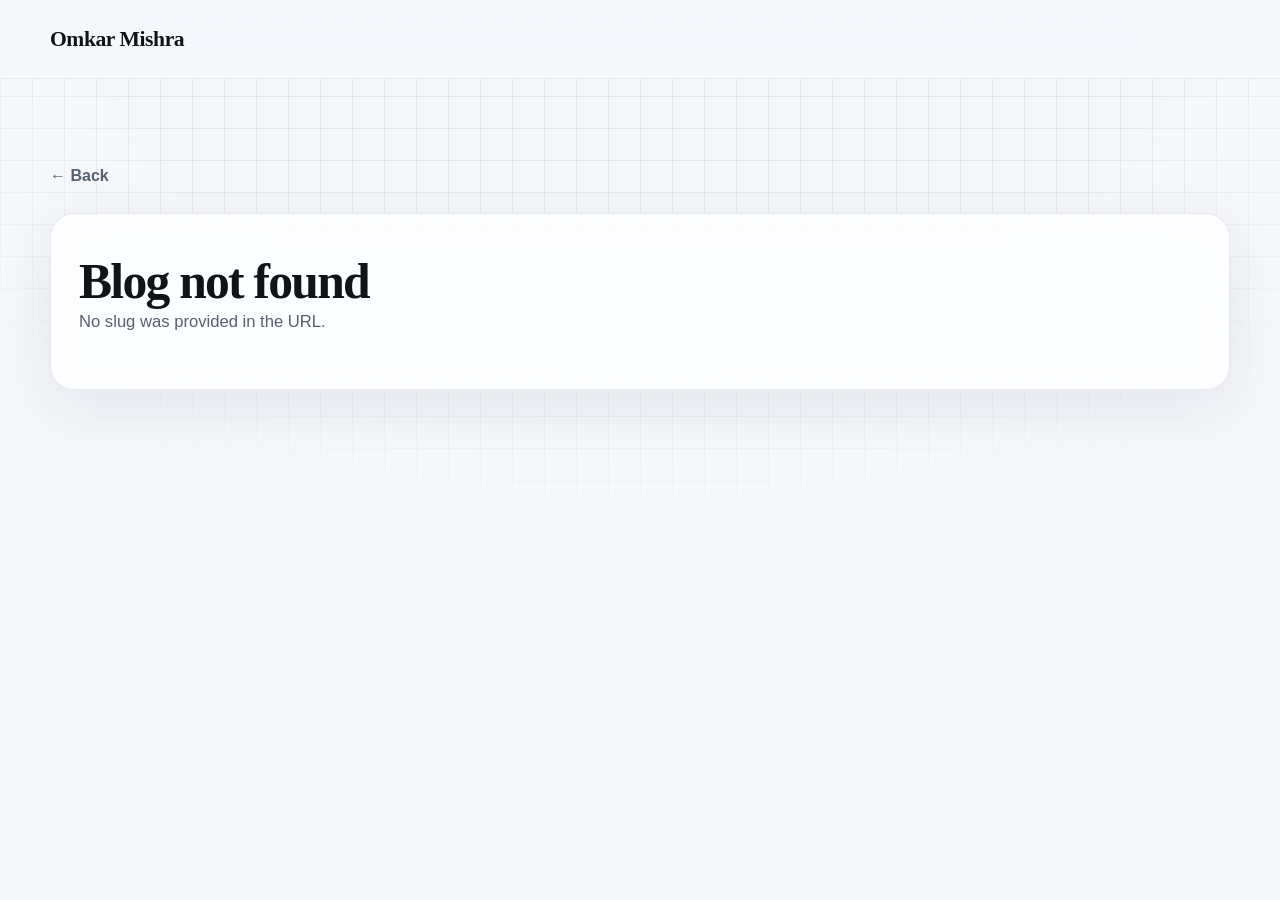
<file: blog.html>
<!DOCTYPE html>
<html lang="en">
<head>
  <meta charset="UTF-8" />
  <meta name="viewport" content="width=device-width, initial-scale=1.0" />
  <title>Blog</title>
  <link rel="stylesheet" href="styles.css" />
</head>
<body>
  <div class="grid-wrapper" aria-hidden="true">
    <div class="grid-background"></div>
  </div>

  <header class="site-header">
    <div class="container nav">
      <a href="index.html" class="brand">Omkar Mishra</a>
    </div>
  </header>

  <main class="section">
    <div class="container">
      <a href="index.html#blogs" class="back-link">← Back</a>

      <article class="log-card" style="margin-top: 24px;">
        <div class="log-card__meta" id="blogMeta"></div>
        <h1 class="section-title" id="blogTitle">Loading...</h1>
        <p class="eyebrow" id="blogType"></p>
        <p class="about-text" id="blogSummary"></p>
        <div class="about-text" id="blogContent" style="margin-top: 24px;"></div>
      </article>
    </div>
  </main>

  <script src="blog.js"></script>
</body>
</html>
</file>
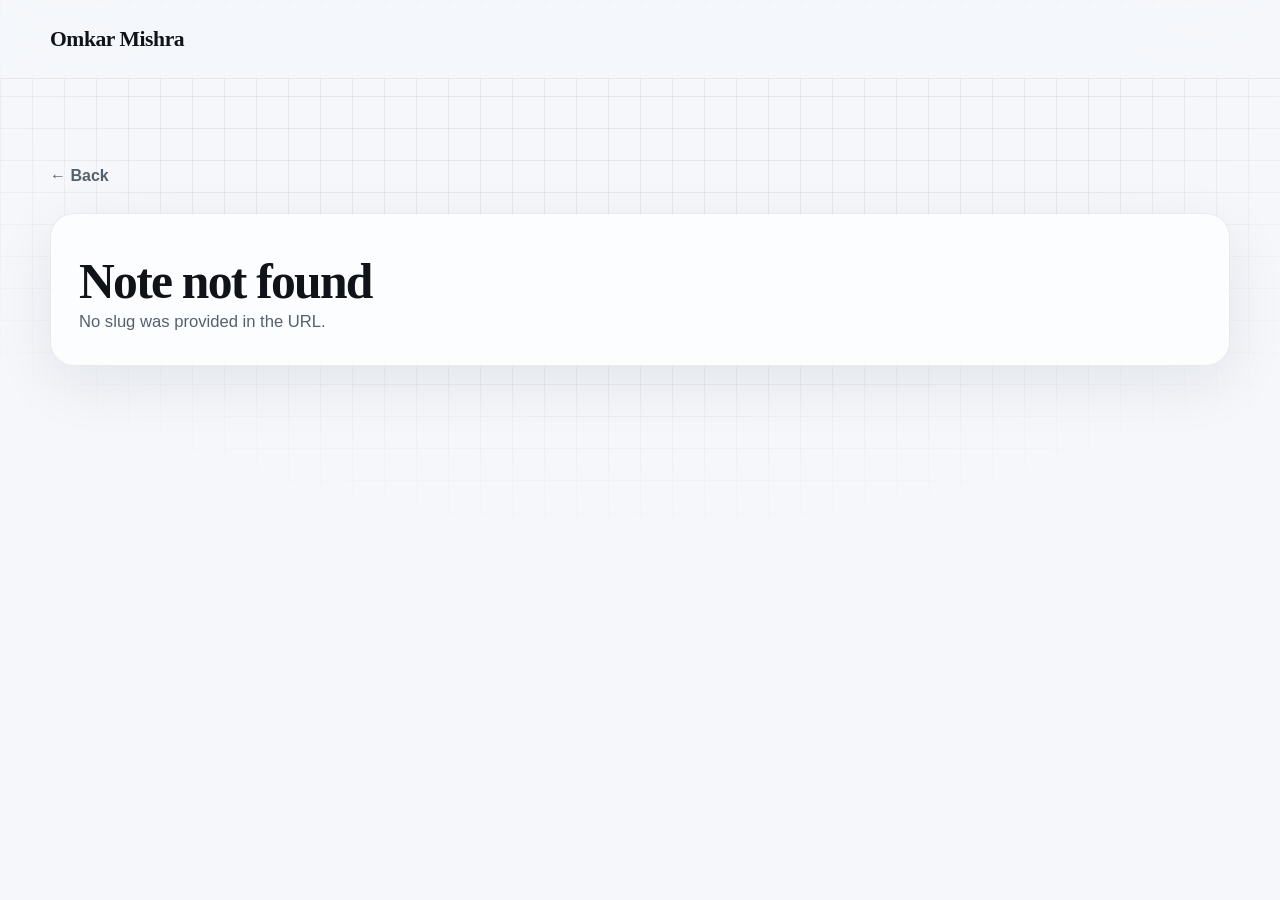
<file: note.html>
<!DOCTYPE html>
<html lang="en">
<head>
  <meta charset="UTF-8" />
  <meta name="viewport" content="width=device-width, initial-scale=1.0" />
  <title>Research Note</title>
  <link rel="stylesheet" href="styles.css" />
</head>
<body>
  <div class="grid-wrapper" aria-hidden="true">
    <div class="grid-background"></div>
  </div>

  <header class="site-header">
    <div class="container nav">
      <a href="index.html" class="brand">Omkar Mishra</a>
    </div>
  </header>

  <main class="section">
    <div class="container">
      <a href="index.html#research-log" class="back-link">← Back</a>

      <article class="log-card" style="margin-top: 24px;">
        <div class="log-card__meta" id="noteMeta"></div>
        <h1 class="section-title" id="noteTitle">Loading...</h1>
        <p class="about-text" id="noteContent"></p>
      </article>
    </div>
  </main>

  <script src="note.js"></script>
</body>
</html>
</file>
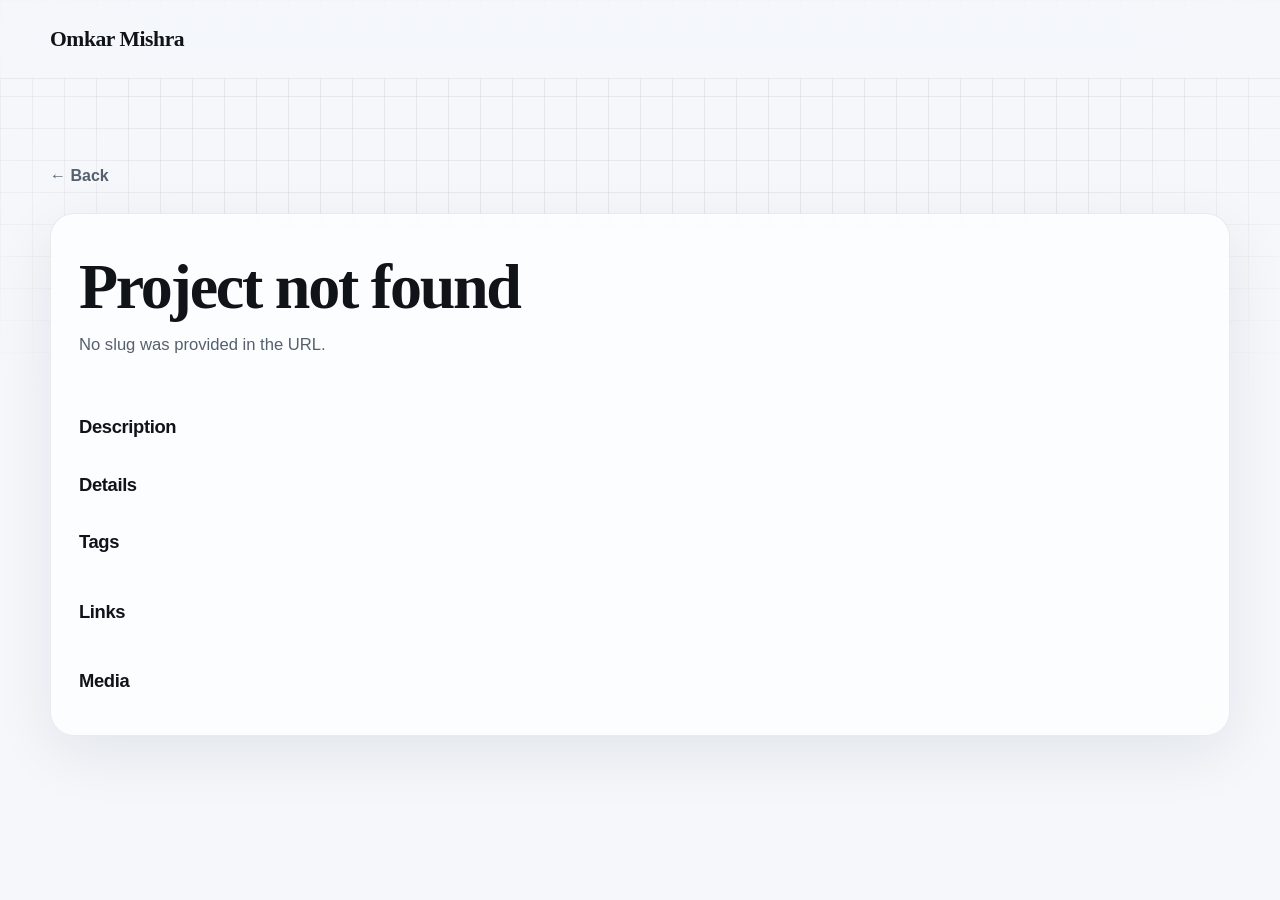
<file: project.html>
<!DOCTYPE html>
<html lang="en">
<head>
  <meta charset="UTF-8" />
  <meta name="viewport" content="width=device-width, initial-scale=1.0" />
  <title>Project</title>
  <link rel="stylesheet" href="styles.css" />
</head>
<body>
  <div class="grid-wrapper" aria-hidden="true">
    <div class="grid-background"></div>
  </div>

  <header class="site-header">
    <div class="container nav">
      <a href="index.html" class="brand">Omkar Mishra</a>
    </div>
  </header>

  <main class="section">
    <div class="container">
      <a href="index.html#projects" class="back-link">← Back</a>

      <section class="log-card" style="margin-top: 24px;">
        <div class="log-card__meta" id="projectMeta"></div>
        <h1 class="section-title" id="projectTitle">Loading...</h1>
        <p class="about-text" id="projectSummary"></p>

        <div class="hero-metrics" id="projectTopStats" style="margin-top: 24px;"></div>

        <div style="margin-top: 28px;">
          <h3>Description</h3>
          <p class="about-text" id="projectDescription"></p>
        </div>

        <div style="margin-top: 28px;">
          <h3>Details</h3>
          <p class="about-text" id="projectDetails"></p>
        </div>

        <div style="margin-top: 28px;">
          <h3>Tags</h3>
          <div class="project-mini-tags" id="projectTags"></div>
        </div>

        <div style="margin-top: 28px;">
          <h3>Links</h3>
          <div class="project-mini-tags" id="projectLinks"></div>
        </div>

        <div style="margin-top: 28px;">
  <h3>Media</h3>
  <div class="project-media-grid" id="projectMedia"></div>
</div>

      </section>
    </div>
  </main>

  <script src="project.js"></script>
</body>
</html>
</file>
<file: styles.css>
:root {
  --bg: #f5f7fb;
  --surface: rgba(255, 255, 255, 0.72);
  --surface-strong: rgba(255, 255, 255, 0.92);
  --surface-deep: #ffffff;
  --text: #101317;
  --text-soft: #55606d;
  --muted: #7b8794;
  --line: rgba(16, 19, 23, 0.08);
  --line-strong: rgba(16, 19, 23, 0.16);
  --chip: rgba(16, 19, 23, 0.04);
  --shadow: 0 18px 60px rgba(15, 23, 42, 0.08);
  --shadow-strong: 0 26px 90px rgba(15, 23, 42, 0.12);
  --max-width: 1180px;
  --grid-line: rgba(16, 19, 23, 0.07);
  --accent: #7568ff;
  --accent-2: #00d1ff;
  --accent-3: #ff5ec7;
}

body.dark {
  --bg: #040404;
  --surface: rgba(10, 10, 12, 0.72);
  --surface-strong: rgba(13, 13, 16, 0.92);
  --surface-deep: #0a0a0d;
  --text: #f4f7fb;
  --text-soft: #a6b0bd;
  --muted: #7f8792;
  --line: rgba(255, 255, 255, 0.08);
  --line-strong: rgba(255, 255, 255, 0.16);
  --chip: rgba(255, 255, 255, 0.04);
  --shadow: 0 18px 60px rgba(0, 0, 0, 0.35);
  --shadow-strong: 0 26px 90px rgba(0, 0, 0, 0.5);
  --grid-line: rgba(255, 255, 255, 0.055);
  --accent: #8b7cff;
  --accent-2: #00d5ff;
  --accent-3: #ff5ed0;
}

* {
  box-sizing: border-box;
}

html {
  scroll-behavior: smooth;
}

body {
  margin: 0;
  background: var(--bg);
  color: var(--text);
  font-family: "Inter", sans-serif;
  line-height: 1.6;
  -webkit-font-smoothing: antialiased;
  text-rendering: optimizeLegibility;
  transition: background-color 0.28s ease, color 0.28s ease;
  overflow-x: hidden;
}

a {
  color: inherit;
  text-decoration: none;
}

img {
  max-width: 100%;
  display: block;
}

.container {
  width: min(var(--max-width), calc(100% - 40px));
  margin: 0 auto;
  position: relative;
  z-index: 2;
}

/* background */
.grid-wrapper {
  min-height: 100%;
  width: 100%;
  position: fixed;
  inset: 0;
  z-index: 0;
  pointer-events: none;
  background-color: var(--bg);
}

.grid-background {
  position: absolute;
  inset: 0;
  background-image:
    linear-gradient(to right, var(--grid-line) 1px, transparent 1px),
    linear-gradient(to bottom, var(--grid-line) 1px, transparent 1px);
  background-size: 32px 32px;
  -webkit-mask-image: radial-gradient(ellipse 72% 62% at 50% 0%, #000 58%, transparent 100%);
  mask-image: radial-gradient(ellipse 72% 62% at 50% 0%, #000 58%, transparent 100%);
  opacity: 0.95;
}

.noise-layer {
  position: fixed;
  inset: 0;
  pointer-events: none;
  z-index: 1;
  opacity: 0.04;
  background-image:
    radial-gradient(circle at 20% 20%, rgba(255,255,255,0.75) 0.5px, transparent 0.8px),
    radial-gradient(circle at 80% 35%, rgba(255,255,255,0.45) 0.5px, transparent 0.8px),
    radial-gradient(circle at 60% 78%, rgba(255,255,255,0.4) 0.5px, transparent 0.8px);
  background-size: 180px 180px, 220px 220px, 260px 260px;
}

.glow {
  position: fixed;
  border-radius: 999px;
  pointer-events: none;
  filter: blur(90px);
  z-index: 0;
  opacity: 0.3;
}

.glow-1 {
  width: 360px;
  height: 360px;
  top: -80px;
  right: -50px;
  background: radial-gradient(circle, rgba(0, 213, 255, 0.22), transparent 65%);
}

.glow-2 {
  width: 420px;
  height: 420px;
  left: -120px;
  bottom: -120px;
  background: radial-gradient(circle, rgba(139, 124, 255, 0.2), transparent 68%);
}

.glow-3 {
  width: 320px;
  height: 320px;
  top: 36%;
  right: 18%;
  background: radial-gradient(circle, rgba(255, 94, 208, 0.08), transparent 68%);
}

/* header */
.site-header {
  position: sticky;
  top: 0;
  z-index: 30;
  backdrop-filter: blur(18px);
  background: color-mix(in srgb, var(--bg) 74%, transparent);
  border-bottom: 1px solid color-mix(in srgb, var(--line) 82%, transparent);
}

.nav {
  min-height: 78px;
  display: flex;
  align-items: center;
  justify-content: space-between;
  gap: 18px;
}

.brand {
  font-family: "Source Serif 4", serif;
  font-size: 1.35rem;
  font-weight: 700;
  letter-spacing: -0.02em;
}

.nav-right {
  display: flex;
  align-items: center;
  gap: 14px;
}

.nav-links {
  display: flex;
  align-items: center;
  gap: 28px;
}

.nav-links a {
  color: var(--text-soft);
  font-size: 0.95rem;
  position: relative;
  transition: color 0.2s ease;
}

.nav-links a::after {
  content: "";
  position: absolute;
  left: 0;
  bottom: -8px;
  width: 100%;
  height: 1px;
  background: linear-gradient(90deg, var(--accent), var(--accent-2));
  transform: scaleX(0);
  transform-origin: left;
  transition: transform 0.24s ease;
}

.nav-links a:hover {
  color: var(--text);
}

.nav-links a:hover::after {
  transform: scaleX(1);
}

.theme-toggle-pro {
  position: relative;
  width: 124px;
  height: 46px;
  border: 1px solid var(--line-strong);
  background: var(--surface-strong);
  color: var(--text);
  border-radius: 999px;
  overflow: hidden;
  cursor: pointer;
  box-shadow: var(--shadow);
  display: inline-flex;
  align-items: center;
  justify-content: space-between;
  padding: 0 14px;
}

.theme-toggle-pro__track {
  position: absolute;
  top: 3px;
  left: 3px;
  width: calc(50% - 6px);
  height: 38px;
  border-radius: 999px;
  background: linear-gradient(135deg, var(--accent), var(--accent-2));
  transition: transform 0.3s ease;
  box-shadow: 0 0 25px rgba(0, 213, 255, 0.18);
}

.theme-toggle-pro[data-theme="dark"] .theme-toggle-pro__track {
  transform: translateX(56px);
}

.theme-toggle-pro__label {
  position: relative;
  z-index: 1;
  font-size: 0.82rem;
  font-weight: 800;
  letter-spacing: 0.02em;
}

.menu-toggle {
  display: none;
  width: 42px;
  height: 42px;
  border: 1px solid var(--line);
  border-radius: 12px;
  background: var(--surface-strong);
  cursor: pointer;
  padding: 0;
}

.menu-toggle span {
  display: block;
  width: 18px;
  height: 2px;
  background: var(--text);
  margin: 0 auto 5px;
}

.menu-toggle span:last-child {
  margin-bottom: 0;
}

/* sections */
.section {
  padding: 84px 0;
}

.hero {
  padding-top: 92px;
}

.hero-layout {
  display: grid;
  grid-template-columns: 1.18fr 0.82fr;
  gap: 30px;
  align-items: start;
}

.eyebrow,
.section-kicker,
.card-label,
.read-card__label,
.project-label,
.blog-type {
  margin: 0 0 10px;
  text-transform: uppercase;
  letter-spacing: 0.16em;
  font-size: 0.72rem;
  color: var(--muted);
  font-weight: 800;
}

h1,
.section-title,
.project-card h3,
.blog-card h3,
.log-card h3 {
  letter-spacing: -0.035em;
}

h1,
.section-title {
  font-family: "Source Serif 4", serif;
}

.hero-title-wrap {
  position: relative;
  margin-bottom: 16px;
}

.hero-mini-line {
  margin: 0 0 14px;
  font-size: 0.84rem;
  letter-spacing: 0.12em;
  text-transform: uppercase;
  color: var(--muted);
}

h1 {
  margin: 0;
  font-size: clamp(3.1rem, 8vw, 6.15rem);
  line-height: 0.94;
  max-width: 900px;
}

.gradient-text {
  background: linear-gradient(90deg, var(--accent), var(--accent-2), var(--accent-3));
  -webkit-background-clip: text;
  background-clip: text;
  color: transparent;
}

.role {
  margin: 18px 0 0;
  color: var(--text-soft);
  font-size: 1rem;
  font-weight: 700;
}

.about-text {
  margin: 16px 0 0;
  max-width: 760px;
  color: var(--text-soft);
  font-size: 1.04rem;
}

.hero-actions {
  display: flex;
  gap: 14px;
  margin-top: 30px;
  flex-wrap: wrap;
}

.btn {
  display: inline-flex;
  align-items: center;
  justify-content: center;
  min-height: 48px;
  padding: 0 20px;
  border-radius: 999px;
  font-size: 0.95rem;
  font-weight: 700;
  border: 1px solid var(--line-strong);
  transition: transform 0.18s ease, border-color 0.2s ease;
}

.btn:hover {
  transform: translateY(-2px);
}

.btn-dark {
  background: linear-gradient(135deg, var(--text), color-mix(in srgb, var(--text) 78%, var(--accent)));
  color: var(--bg);
  border-color: transparent;
  box-shadow: var(--shadow-strong);
}

.btn-light {
  background: var(--surface-strong);
  color: var(--text);
}

.hero-metrics {
  margin-top: 26px;
  display: grid;
  grid-template-columns: repeat(3, 1fr);
  gap: 14px;
}

.metric-card,
.info-card,
.read-card,
.project-card,
.contact-shell,
.blog-card,
.log-card {
  background: var(--surface);
  border: 1px solid var(--line);
  box-shadow: var(--shadow);
  backdrop-filter: blur(12px);
}

.metric-card {
  border-radius: 18px;
  padding: 16px;
}

.metric-label {
  display: block;
  font-size: 0.72rem;
  text-transform: uppercase;
  letter-spacing: 0.14em;
  color: var(--muted);
  margin-bottom: 8px;
  font-weight: 800;
}

.metric-card strong {
  font-size: 0.98rem;
}

.hero-side {
  display: grid;
  gap: 18px;
}

.info-card,
.read-card {
  padding: 22px;
  border-radius: 24px;
}

.stack-card {
  position: relative;
  overflow: hidden;
}

.stack-card::before {
  content: "";
  position: absolute;
  inset: -25% -10% auto auto;
  width: 260px;
  height: 260px;
  border-radius: 50%;
  background: radial-gradient(circle, rgba(0, 213, 255, 0.12), transparent 70%);
  pointer-events: none;
}

.stack-card__top {
  margin-bottom: 14px;
}

.stack-dots {
  display: flex;
  gap: 8px;
  margin-bottom: 18px;
}

.stack-dots span {
  width: 10px;
  height: 10px;
  border-radius: 50%;
  background: color-mix(in srgb, var(--text-soft) 60%, transparent);
}

.tag-grid {
  display: flex;
  flex-wrap: wrap;
  gap: 10px;
}

.tag-grid-advanced {
  gap: 12px;
}

.stack-chip {
  --x: 50%;
  --y: 50%;
  position: relative;
  display: inline-flex;
  align-items: center;
  justify-content: center;
  min-height: 42px;
  padding: 0 15px;
  border: 1px solid var(--line);
  border-radius: 999px;
  background:
    radial-gradient(circle at var(--x) var(--y), rgba(0, 213, 255, 0.22), transparent 26%),
    linear-gradient(180deg, color-mix(in srgb, var(--chip) 92%, transparent), var(--chip));
  color: var(--text-soft);
  overflow: hidden;
  cursor: default;
  transition:
    transform 0.16s ease,
    border-color 0.22s ease,
    box-shadow 0.22s ease,
    color 0.22s ease;
  will-change: transform;
}

.stack-chip i {
  position: absolute;
  inset: 0;
  border-radius: inherit;
  pointer-events: none;
  opacity: 0;
  background: linear-gradient(120deg, transparent 20%, rgba(255,255,255,0.34) 50%, transparent 80%);
  transform: translateX(-140%);
  transition: transform 0.6s ease, opacity 0.3s ease;
}

.stack-chip:hover i {
  opacity: 1;
  transform: translateX(140%);
}

.stack-chip:hover {
  color: var(--text);
  border-color: rgba(45, 140, 240, 0.55);
  box-shadow:
    0 0 0 1px rgba(45,140,240,0.15),
    0 0 22px rgba(45,140,240,0.18),
    0 10px 32px rgba(0,0,0,0.18);
}

body.dark .stack-chip:hover {
  box-shadow:
    0 0 0 1px rgba(45,140,240,0.2),
    0 0 28px rgba(45,140,240,0.25),
    0 0 60px rgba(45,140,240,0.12);
}

.stack-chip span {
  position: relative;
  z-index: 1;
  font-size: 0.95rem;
}

.stack-preview {
  margin-top: 18px;
  padding: 18px;
  border-radius: 18px;
  border: 1px solid var(--line);
  background: color-mix(in srgb, var(--surface-strong) 76%, transparent);
  min-height: 120px;
  transform: translateY(8px);
  transition: transform 0.22s ease, box-shadow 0.22s ease, border-color 0.22s ease;
}

.stack-preview.active {
  transform: translateY(0);
  border-color: rgba(45, 140, 240, 0.4);
  box-shadow: 0 0 30px rgba(45,140,240,0.12);
}

.stack-preview__kicker {
  margin: 0 0 8px;
  font-size: 0.72rem;
  text-transform: uppercase;
  letter-spacing: 0.14em;
  color: var(--muted);
  font-weight: 800;
}

.stack-preview h3 {
  margin: 0 0 8px;
  font-size: 1.08rem;
}

.stack-preview p {
  margin: 0;
  color: var(--text-soft);
}

.notes-orbit {
  position: relative;
  min-height: 170px;
  display: grid;
  place-items: center;
  overflow: hidden;
}

.notes-orbit__ring,
.notes-orbit__ring--inner {
  position: absolute;
  border: 1px solid color-mix(in srgb, var(--line-strong) 76%, transparent);
  border-radius: 50%;
}

.notes-orbit__ring {
  width: 160px;
  height: 160px;
  animation: spinSlow 16s linear infinite;
}

.notes-orbit__ring--inner {
  width: 110px;
  height: 110px;
  animation: spinSlowReverse 10s linear infinite;
}

.notes-orbit__dot {
  position: absolute;
  width: 10px;
  height: 10px;
  border-radius: 50%;
  background: linear-gradient(135deg, var(--accent), var(--accent-2));
  box-shadow: 0 0 18px rgba(0, 213, 255, 0.4);
}

.notes-orbit__dot--1 {
  top: 26px;
  right: 84px;
}

.notes-orbit__dot--2 {
  bottom: 34px;
  left: 90px;
}

.notes-orbit__content {
  position: relative;
  z-index: 1;
  max-width: 250px;
  text-align: center;
}

.notes-orbit__content p {
  margin: 0;
  color: var(--text-soft);
}

.signal-strip {
  display: flex;
  gap: 16px;
  overflow: auto;
  white-space: nowrap;
  padding: 16px;
  border-radius: 999px;
  border: 1px solid var(--line);
  background: var(--surface);
  box-shadow: var(--shadow);
  scrollbar-width: none;
}

.signal-strip::-webkit-scrollbar {
  display: none;
}

.signal-strip span {
  display: inline-flex;
  align-items: center;
  min-height: 38px;
  padding: 0 14px;
  border-radius: 999px;
  background: var(--chip);
  border: 1px solid var(--line);
  color: var(--text-soft);
  font-size: 0.9rem;
  font-weight: 600;
}

.section-head {
  margin-bottom: 26px;
  display: grid;
  gap: 20px;
}

.section-head-wide {
  grid-template-columns: 1fr auto;
  align-items: end;
}

.section-title {
  margin: 0;
  font-size: clamp(2rem, 4vw, 3.1rem);
  line-height: 1.04;
}

.section-side-text {
  max-width: 430px;
  color: var(--text-soft);
  margin: 0;
  font-size: 1rem;
}

.project-grid {
  display: grid;
  grid-template-columns: repeat(2, 1fr);
  gap: 20px;
}

.project-card {
  display: block;
  padding: 24px;
  border-radius: 24px;
  position: relative;
  overflow: hidden;
  transition: transform 0.22s ease, border-color 0.22s ease, box-shadow 0.22s ease;
}

.project-card-premium .project-card__glow {
  position: absolute;
  inset: 0;
  background:
    radial-gradient(circle at top right, rgba(109, 93, 252, 0.16), transparent 35%),
    radial-gradient(circle at bottom left, rgba(0, 194, 255, 0.12), transparent 35%);
  opacity: 0;
  transition: opacity 0.24s ease;
  pointer-events: none;
}

.project-card:hover {
  transform: translateY(-4px);
  border-color: var(--line-strong);
  box-shadow: var(--shadow-strong);
}

.project-card:hover .project-card__glow {
  opacity: 1;
}

.project-card-top {
  display: flex;
  justify-content: space-between;
  align-items: start;
  gap: 12px;
  margin-bottom: 18px;
}

.project-index {
  font-size: 0.76rem;
  font-weight: 800;
  color: var(--muted);
  letter-spacing: 0.12em;
}

.project-card h3 {
  margin: 0 0 10px;
  font-size: 1.42rem;
  line-height: 1.05;
}

.project-card p {
  margin: 0;
  color: var(--text-soft);
}

.project-footer {
  display: flex;
  justify-content: space-between;
  gap: 12px;
  align-items: end;
  margin-top: 22px;
}

.project-mini-tags {
  display: flex;
  flex-wrap: wrap;
  gap: 8px;
}

.project-mini-tags span,
.log-card__meta span {
  font-size: 0.82rem;
  color: var(--muted);
  border: 1px solid var(--line);
  background: var(--chip);
  border-radius: 999px;
  padding: 7px 10px;
}

.project-arrow {
  font-size: 1.2rem;
  color: var(--text);
  transform: translateX(0);
  transition: transform 0.2s ease;
}

.project-card:hover .project-arrow {
  transform: translateX(4px);
}

.log-card {
  padding: 28px;
  border-radius: 24px;
}

.log-card__meta {
  display: flex;
  gap: 10px;
  margin-bottom: 14px;
  flex-wrap: wrap;
}

.log-card h3 {
  margin: 0 0 12px;
  font-size: 1.4rem;
}

.log-card p {
  margin: 0;
  color: var(--text-soft);
  max-width: 760px;
}

.blog-grid {
  display: grid;
  grid-template-columns: repeat(3, 1fr);
  gap: 20px;
}

.blog-card {
  padding: 24px;
  border-radius: 22px;
  min-height: 240px;
  position: relative;
  overflow: hidden;
  transition: transform 0.22s ease, border-color 0.22s ease, box-shadow 0.22s ease;
}

.blog-card::after {
  content: "";
  position: absolute;
  right: -30px;
  bottom: -40px;
  width: 180px;
  height: 180px;
  border-radius: 50%;
  filter: blur(40px);
  opacity: 0.16;
}

.blog-card--1::after { background: #3b82f6; }
.blog-card--2::after { background: #8b5cf6; }
.blog-card--3::after { background: #06b6d4; }

.blog-card:hover {
  transform: translateY(-4px);
  border-color: var(--line-strong);
  box-shadow: var(--shadow-strong);
}

.blog-card h3 {
  margin: 0 0 12px;
  font-size: 1.28rem;
  line-height: 1.06;
}

.blog-card p {
  margin: 0;
  color: var(--text-soft);
}

.contact-shell {
  padding: 30px;
  border-radius: 28px;
  display: grid;
  grid-template-columns: 0.9fr 1.1fr;
  gap: 28px;
  align-items: center;
}

.contact-text {
  margin: 10px 0 0;
  color: var(--text-soft);
  font-weight: 700;
}

.example-2 {
  list-style: none;
  display: flex;
  justify-content: flex-start;
  align-items: center;
  flex-wrap: wrap;
  gap: 14px;
  margin: 0;
  padding: 0;
}

.example-2 .icon-content {
  position: relative;
}

.example-2 .icon-content .tooltip {
  position: absolute;
  top: 20px;
  left: 50%;
  transform: translateX(-50%);
  color: #fff;
  padding: 6px 10px;
  border-radius: 6px;
  opacity: 0;
  visibility: hidden;
  font-size: 13px;
  transition: all 0.3s ease;
  white-space: nowrap;
  z-index: 2;
}

.example-2 .icon-content:hover .tooltip {
  opacity: 1;
  visibility: visible;
  top: -42px;
}

.example-2 .icon-content a {
  position: relative;
  overflow: hidden;
  display: flex;
  justify-content: center;
  align-items: center;
  width: 54px;
  height: 54px;
  border-radius: 50%;
  color: var(--text);
  background-color: var(--surface-strong);
  border: 1px solid var(--line);
  transition: all 0.3s ease-in-out;
  box-shadow: var(--shadow);
}

.example-2 .icon-content a:hover {
  color: white;
  transform: translateY(-2px);
}

.example-2 .icon-content a svg,
.example-2 .icon-content a .icon-text {
  position: relative;
  z-index: 1;
}

.icon-text {
  font-weight: 800;
  font-size: 0.88rem;
  letter-spacing: 0.03em;
}

.example-2 .icon-content a .filled {
  position: absolute;
  bottom: 0;
  left: 0;
  width: 100%;
  height: 0;
  transition: all 0.3s ease-in-out;
}

.example-2 .icon-content a:hover .filled {
  height: 100%;
}

.example-2 .icon-content a[data-social="linkedin"] .filled,
.example-2 .icon-content a[data-social="linkedin"] ~ .tooltip {
  background-color: #0274b3;
}

.example-2 .icon-content a[data-social="github"] .filled,
.example-2 .icon-content a[data-social="github"] ~ .tooltip {
  background-color: #24262a;
}

.example-2 .icon-content a[data-social="scholar"] .filled,
.example-2 .icon-content a[data-social="scholar"] ~ .tooltip {
  background-color: #2563eb;
}

.example-2 .icon-content a[data-social="researchgate"] .filled,
.example-2 .icon-content a[data-social="researchgate"] ~ .tooltip {
  background-color: #00ccbb;
}

.example-2 .icon-content a[data-social="email"] .filled,
.example-2 .icon-content a[data-social="email"] ~ .tooltip {
  background-color: #111111;
}

/* reveal */
.reveal {
  opacity: 0;
  transform: translateY(16px);
  transition: opacity 0.7s ease, transform 0.7s ease;
}

.reveal.visible {
  opacity: 1;
  transform: translateY(0);
}

.delay-1 {
  transition-delay: 0.1s;
}

@keyframes spinSlow {
  from { transform: rotate(0deg); }
  to { transform: rotate(360deg); }
}

@keyframes spinSlowReverse {
  from { transform: rotate(360deg); }
  to { transform: rotate(0deg); }
}

@media (max-width: 1080px) {
  .hero-layout,
  .contact-shell,
  .blog-grid,
  .project-grid,
  .hero-metrics,
  .section-head-wide {
    grid-template-columns: 1fr;
  }
}

@media (max-width: 760px) {
  .container {
    width: min(var(--max-width), calc(100% - 24px));
  }

  .menu-toggle {
    display: inline-flex;
    align-items: center;
    justify-content: center;
    flex-direction: column;
  }

  .nav-links {
    position: absolute;
    top: 72px;
    left: 12px;
    right: 12px;
    display: none;
    flex-direction: column;
    align-items: flex-start;
    gap: 16px;
    padding: 18px;
    border: 1px solid var(--line);
    border-radius: 18px;
    background: var(--surface-strong);
    box-shadow: var(--shadow);
  }

  .nav-links.open {
    display: flex;
  }

  .hero {
    padding-top: 60px;
  }

  h1 {
    font-size: clamp(2.6rem, 13vw, 4rem);
    line-height: 0.98;
  }

  .section {
    padding: 70px 0;
  }

  .project-grid,
  .blog-grid,
  .hero-metrics {
    grid-template-columns: 1fr;
  }

  .theme-toggle-pro {
    width: 112px;
    height: 42px;
    padding: 0 12px;
  }

  .theme-toggle-pro__track {
    height: 34px;
  }

  .theme-toggle-pro[data-theme="dark"] .theme-toggle-pro__track {
    transform: translateX(50px);
  }
}

.log-card__link {
  display: block;
  color: inherit;
  text-decoration: none;
}

.research-log-grid {
  display: grid;
  grid-template-columns: repeat(2, 1fr);
  gap: 20px;
}

.log-card__link {
  display: block;
  color: inherit;
  text-decoration: none;
}

@media (max-width: 760px) {
  .research-log-grid {
    grid-template-columns: 1fr;
  }
}

.blog-card {
  display: block;
  color: inherit;
  text-decoration: none;
}
#projectLinks a {
  color: inherit;
  text-decoration: none;
}

#projectLinks {
  display: flex;
  flex-wrap: wrap;
  gap: 12px;
}

#projectLinks a {
  display: inline-flex;
  align-items: center;
  justify-content: center;
  min-height: 42px;
  padding: 0 16px;
  border-radius: 999px;
  border: 1px solid rgba(255,255,255,0.1);
  background: rgba(255,255,255,0.04);
  color: var(--text);
  text-decoration: none;
  transition: transform 0.18s ease, border-color 0.18s ease, background 0.18s ease;
}

#projectLinks a:hover {
  transform: translateY(-2px);
  border-color: rgba(255,255,255,0.18);
  background: rgba(255,255,255,0.07);
}

.back-link {
  display: inline-flex;
  align-items: center;
  gap: 8px;
  color: var(--text-soft);
  text-decoration: none;
  font-weight: 600;
}

.back-link:hover {
  color: var(--text);
}

.log-card h3 {
  margin-bottom: 12px;
}

.log-card .about-text {
  line-height: 1.8;
}

.log-card > div h3 {
  font-size: 1.15rem;
  margin-bottom: 12px;
  letter-spacing: -0.02em;
}

#projectTitle {
  font-size: clamp(2.3rem, 5vw, 4.3rem);
  line-height: 0.98;
  margin-bottom: 12px;
}

#projectSummary {
  max-width: 860px;
}

#projectTags {
  display: flex;
  flex-wrap: wrap;
  gap: 10px;
}
</file>
